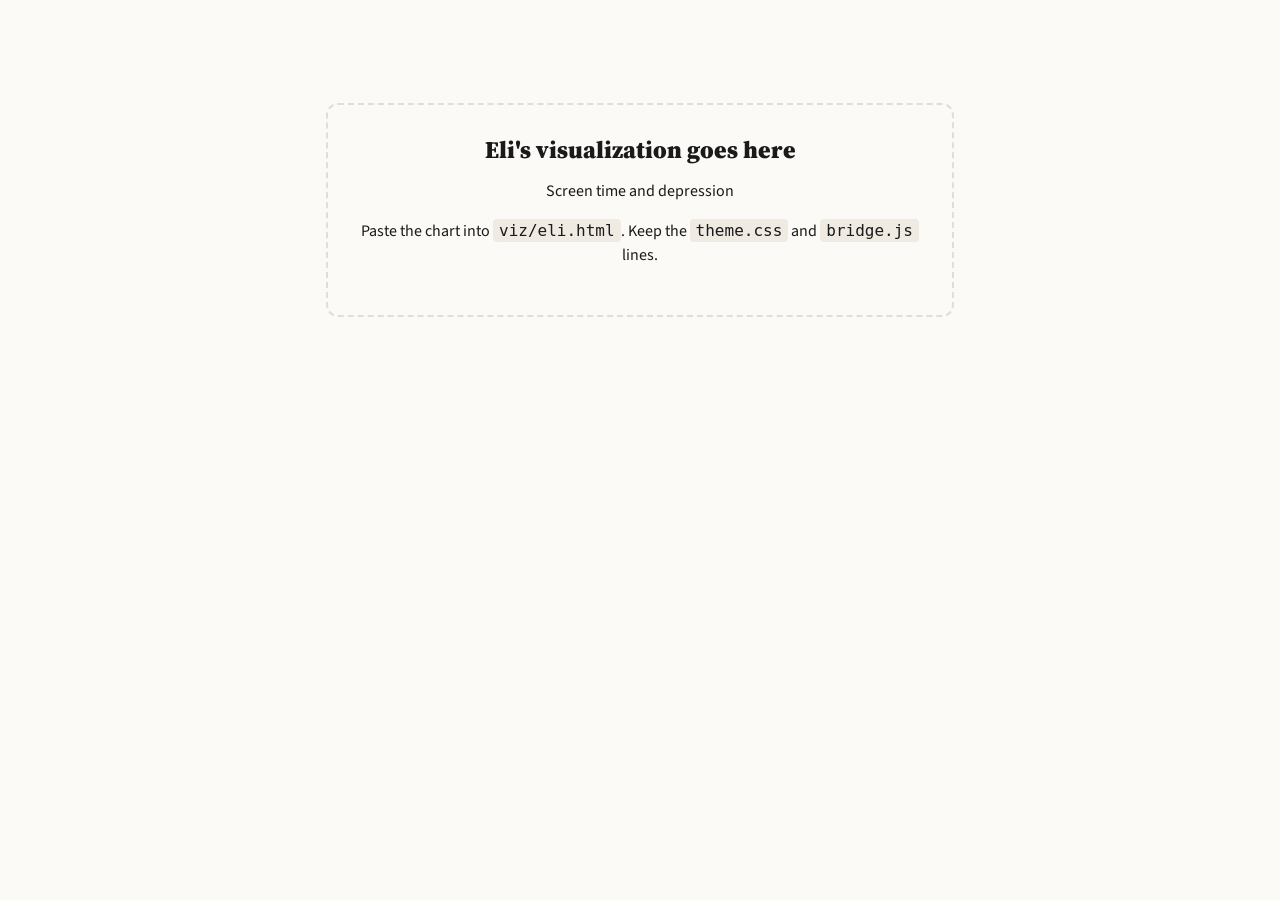
<file: viz/eli.html>
<!doctype html>
<html lang="en">
<head>
<meta charset="utf-8">
<meta name="viewport" content="width=device-width, initial-scale=1">
<title>Screen time and depression</title>
<!-- Site fonts + shared colors, so this chart matches the story page. Keep these two lines. -->
<link rel="stylesheet" href="https://fonts.googleapis.com/css2?family=Source+Serif+4:opsz,wght@8..60,400;8..60,700;8..60,900&family=Source+Sans+3:wght@400;600;700&display=swap">
<link rel="stylesheet" href="theme.css">
<style>
  body{display:grid;place-items:center;min-height:420px}
  .slot{border:2px dashed var(--line);border-radius:12px;padding:32px;max-width:560px;text-align:center}
  h1{font-size:24px;margin:0 0 8px}
  code{background:var(--panel);padding:2px 6px;border-radius:4px}
</style>
</head>
<body>
  <!-- PLACEHOLDER: replace this with Eli's visualization HTML.
       To match the site: keep the two <link> lines above, and in your chart use
       var(--serif) / var(--sans) for fonts and var(--paper), var(--ink), var(--accent) etc. for colors
       (see theme.css). Don't add a dark mode; the page is light.
       Keep the bridge line at the bottom (just before </body>) so the page can size the frame. -->
  <div class="slot">
    <h1>Eli's visualization goes here</h1>
    <p>Screen time and depression</p>
    <p>Paste the chart into <code>viz/eli.html</code>. Keep the <code>theme.css</code> and <code>bridge.js</code> lines.</p>
  </div>
<script src="bridge.js"></script>
</body>
</html>
</file>
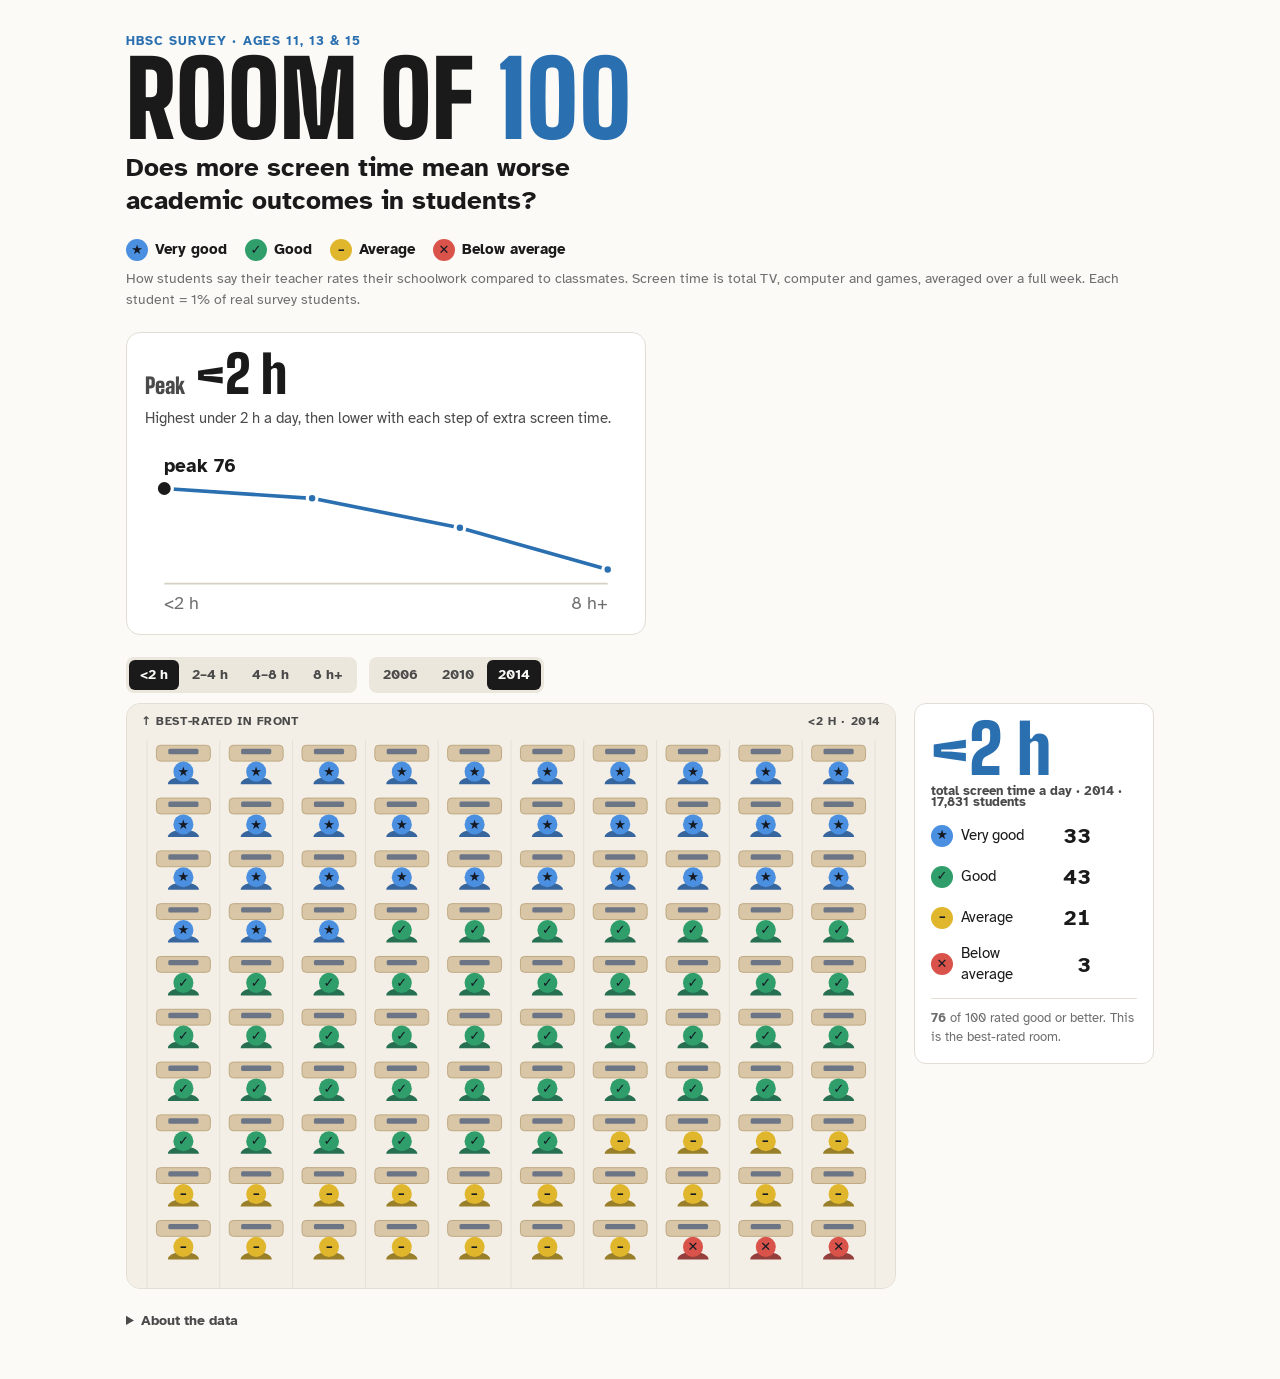
<file: viz/hector-room-of-100.html>
<!doctype html><html><head><meta charset=utf8><meta name=viewport content="width=device-width,initial-scale=1,viewport-fit=cover"><style>:root{color-scheme:light;box-sizing:border-box;padding-top:env(safe-area-inset-top,0px);padding-bottom:env(safe-area-inset-bottom,0px)}html{scroll-padding-top:env(safe-area-inset-top,0px)}body{margin:0;padding:0;font:14px -apple-system,BlinkMacSystemFont,sans-serif;background:#fff;color:#000}img{max-width:100%}[hidden]:not([hidden=until-found i]){display:none!important}</style></head><body>
<title>Room of 100</title>
<meta name="claude:viewport-fit-sides" content="cover">
<link rel="preconnect" href="https://fonts.googleapis.com">
<link rel="preconnect" href="https://fonts.gstatic.com" crossorigin>
<link rel="stylesheet" href="https://fonts.googleapis.com/css2?family=Big+Shoulders+Display:wght@800;900&family=Atkinson+Hyperlegible:wght@400;700&display=swap">
<style>
/* Layout: night classroom of 100 students is the hero, a compact tally beside it, the hour-by-hour strip below,
   then three short takeaway cards. Text kept to labels; detail lives in a closed "About the data" panel. Light colors to match the story page. */
:root{
  color-scheme:light;
  --night:#fbfaf7; --room:#f3efe6; --panel:#ffffff; --floor-line:#e6e0d4; --desk:#d8c6a6; --desk-edge:#bfa982;
  --ink:#1a1a1a; --ink-2:#4a4a4a; --muted:#6e6e6e; --line:#e2ded5;
  --glow:#2a6fb0;
  --r1:#4a8fe0; --r2:#2f9e6a; --r3:#e0b62c; --r4:#d9534a;
  --worse:#c0392b; --better:#1f8a55;
  --f-display:"Big Shoulders Display", "Arial Narrow", Impact, sans-serif;
  --f-body:"Atkinson Hyperlegible", system-ui, -apple-system, "Segoe UI", sans-serif;
}
*{box-sizing:border-box}
body{background:var(--night);color:var(--ink);font-family:var(--f-body);font-size:16px;line-height:1.45}
.wrap{max-width:1060px;margin:0 auto;padding-left:max(16px,env(safe-area-inset-left,0px));padding-right:max(16px,env(safe-area-inset-right,0px));padding-block:32px 48px;display:grid;gap:22px}
.kicker{font-size:13px;font-weight:700;letter-spacing:.08em;text-transform:uppercase;color:var(--glow)}
h1{font-family:var(--f-display);font-weight:900;font-size:clamp(56px,10vw,104px);line-height:.86;text-transform:uppercase;margin:4px 0 8px}
h1 span{color:var(--glow)}
.subtitle{font-size:clamp(20px,2.6vw,26px);line-height:1.25;font-weight:700;margin:0;max-width:34ch;text-wrap:balance}

.key{display:flex;flex-wrap:wrap;gap:8px 18px;align-items:center;font-size:15px}
.key .k{display:inline-flex;gap:7px;align-items:center;font-weight:700}
.key .hint{color:var(--muted);font-size:14px;flex-basis:100%}
.who{width:22px;height:22px;border-radius:50%;display:inline-grid;place-items:center;font-weight:700;font-size:13px;line-height:1;color:#151a23;flex:none}

.controls{display:flex;flex-wrap:wrap;gap:10px 18px;align-items:center}
.seg{display:inline-flex;gap:2px;padding:3px;border-radius:8px;background:#ece7dc;flex-wrap:wrap}
.seg button{font:700 14px/1 var(--f-body);color:var(--ink-2);background:transparent;border:0;border-radius:6px;padding:8px 11px;cursor:pointer}
.seg button[aria-pressed="true"]{background:var(--ink);color:var(--night)}
button:focus-visible,input:focus-visible,summary:focus-visible{outline:2px solid var(--glow);outline-offset:2px}
.pill{font:700 14px/1 var(--f-body);background:transparent;color:var(--glow);border:1px solid rgba(42,111,176,.5);border-radius:999px;padding:9px 15px;cursor:pointer}
.pill[aria-pressed="true"]{background:var(--glow);color:var(--night)}
.pill.red{color:var(--worse);border-color:rgba(192,57,43,.5)}
.pill.red[aria-pressed="true"]{background:var(--worse);color:var(--night)}

.rooms{display:grid;gap:34px}
.block{display:grid;gap:10px;min-width:0}
.block>.seg{justify-self:start}
.pickers{display:flex;flex-wrap:wrap;gap:8px 12px}
.stage{display:grid;grid-template-columns:minmax(0,1fr) 240px;gap:18px;align-items:start}
@media (max-width:600px){.stage{grid-template-columns:1fr}}
.roomwrap{position:relative;border-radius:14px;overflow:hidden;border:1px solid var(--line);background:var(--room);min-width:0}
canvas{display:block;width:100%;height:auto}
.board{position:absolute;left:0;right:0;top:0;padding:9px 14px;display:flex;justify-content:space-between;gap:10px;font-size:12px;font-weight:700;letter-spacing:.05em;text-transform:uppercase;color:var(--ink-2);pointer-events:none}
.card{display:grid;gap:12px;min-width:0;background:var(--panel);border:1px solid var(--line);border-radius:12px;padding:16px}
.hours{font-family:var(--f-display);font-weight:900;font-size:68px;line-height:.85;color:var(--glow)}
.hours small{display:block;font-family:var(--f-body);font-weight:700;font-size:13px;color:var(--ink-2);margin-top:8px}
.tally{display:grid;gap:9px;margin:0;padding:0;list-style:none}
.tally li{display:grid;grid-template-columns:minmax(0,1fr) auto auto;gap:10px;align-items:center;font-size:15px}
.tally .nm{display:flex;gap:8px;align-items:center;min-width:0}
.tally b{font-weight:700;font-size:22px;font-variant-numeric:tabular-nums;text-align:right;min-width:2ch}
.tally em{font-style:normal;font-size:14px;font-weight:700;text-align:right;min-width:4ch;color:var(--muted)}
.tally em.worse{color:var(--worse)} .tally em.better{color:var(--better)}
.vs{font-size:13px;color:var(--muted);margin:0;border-top:1px solid var(--line);padding-top:10px}

h2{font-family:var(--f-display);font-weight:800;font-size:30px;letter-spacing:.01em;text-transform:uppercase;margin:0;line-height:1}
.strip{display:grid;gap:10px}
.cap{margin:0;color:var(--muted);font-size:14px}
.bars-scroll{overflow-x:auto}
.bars{display:grid;gap:6px;grid-auto-flow:column;grid-auto-columns:minmax(62px,1fr)}
.bar{display:grid;gap:4px;background:transparent;border:1px solid transparent;border-radius:9px;padding:6px 4px 8px;cursor:pointer;color:var(--ink-2);font:inherit}
.bar[aria-pressed="true"]{border-color:var(--glow);background:rgba(42,111,176,.08);color:var(--ink)}
.bar:hover{background:rgba(0,0,0,.04)}
.stack{height:140px;display:flex;flex-direction:column;gap:2px;border-radius:4px;overflow:hidden}
.stack div{transition:flex-grow .5s ease}
.bar .lb{font-weight:700;font-size:15px;text-align:center;color:var(--ink)}
.bar .gv{font-family:var(--f-display);font-weight:900;font-size:26px;line-height:1;text-align:center;color:var(--ink)}
.bar .nv{font-size:12px;text-align:center;color:var(--muted)}

.takes{display:grid;grid-template-columns:minmax(0,520px);gap:14px}
.take{display:grid;gap:10px;align-content:start;padding:18px;border:1px solid var(--line);border-radius:14px;background:var(--panel);min-width:0}
.take .n{font-family:var(--f-display);font-weight:900;font-size:52px;line-height:.9}
.take .n small{font-size:22px;color:var(--ink-2)}
.take p{margin:0;color:var(--ink-2);font-size:15px}
.take p b{color:var(--ink)}
.dots{display:grid;grid-template-columns:repeat(20,1fr);gap:3px;max-width:300px}
.dots i{aspect-ratio:1;border-radius:50%;background:#e2ddd2}
.dots i.on{background:var(--worse)}
.mini svg{display:block;width:100%;height:auto;overflow:visible}
.mini text{font-family:var(--f-body);font-size:11px;fill:var(--muted)}
.mini text.pk{fill:var(--ink);font-weight:700;font-size:12px}
.rgrid{display:grid;grid-template-columns:auto repeat(3,minmax(0,1fr));gap:3px;font-size:12px;font-variant-numeric:tabular-nums}
.rgrid span{color:var(--muted);text-align:center;padding:2px 0}
.rgrid span.yr{text-align:left;padding-right:4px}
.rgrid i{font-style:normal;text-align:center;border-radius:4px;padding:5px 0;color:var(--ink);font-weight:700}
details{font-size:14px;color:var(--muted)}
summary{cursor:pointer;color:var(--ink-2);font-weight:700}
details p{margin:8px 0 0;max-width:80ch}
@media (prefers-reduced-motion:reduce){.stack div{transition:none}}
</style>

<div class="wrap">
  <header>
    <div class="kicker">HBSC survey · ages 11, 13 &amp; 15</div>
    <h1>Room of <span>100</span></h1>
    <p class="subtitle">Does more screen time mean worse academic outcomes in students?</p>
  </header>

  <div class="key" aria-label="Rating key">
    <span class="k"><span class="who" style="background:var(--r1)">★</span>Very good</span>
    <span class="k"><span class="who" style="background:var(--r2)">✓</span>Good</span>
    <span class="k"><span class="who" style="background:var(--r3)">–</span>Average</span>
    <span class="k"><span class="who" style="background:var(--r4)">✕</span>Below average</span>
    <span class="hint">How students say their teacher rates their schoolwork compared to classmates. Screen time is total TV, computer and games, averaged over a full week. Each student = 1% of real survey students.</span>
  </div>


  <div class="takes">
    <div class="take">
      <div class="n" id="tPeak"></div>
      <p id="tPeakT"></p>
      <div class="mini" id="mini"></div>
    </div>
  </div>

  <!-- One classroom. The buttons (or the story page, via bridge.js) switch screen time and year. -->
  <div class="block" id="room">
    <div class="pickers">
      <div class="seg" data-f="room" role="group" aria-label="Screen time a day"></div>
      <div class="seg" data-f="year" role="group" aria-label="Survey year"></div>
    </div>
    <section class="stage">
      <div class="roomwrap">
        <canvas id="cv"></canvas>
        <div class="board"><span>↑ Best-rated in front</span><span id="br"></span></div>
      </div>
      <div class="card" aria-live="polite">
        <div class="hours" id="hrs"></div>
        <ul class="tally" id="ta"></ul>
        <p class="vs" id="vs"></p>
      </div>
    </section>
  </div>

  <details>
    <summary>About the data</summary>
    <p>HBSC international open-access files for 2005/06, 2009/10 and 2013/14, about 176,000–190,000 students per year who answered every screen-time question. The rating is self-reported and relative to classmates. It is not a grade or test score. Shares are unweighted and rounded so each room adds up to 100. Each room is a different group of students, so the page shows an association, not cause and effect. Screen time is each student's TV, computer and game hours added together and averaged over the week (5 weekdays, 2 weekend days). Correlations are rank (Spearman) correlations between that average and the rating. With this many students, even −0.05 is statistically significant (p &lt; 0.001), but the size of the link is small.</p>
  </details>
</div>

<script>
const T={"rooms": {"2006": [[1714, 2713, 1626, 382], [4379, 7474, 4263, 698], [11543, 22413, 13950, 2049], [9292, 20218, 14148, 2104], [5673, 13094, 10081, 1633], [7134, 16257, 14224, 3054]], "2010": [[1695, 2213, 1244, 311], [4445, 7012, 3474, 512], [11400, 20680, 11549, 1577], [9641, 19117, 12532, 1805], [6320, 13606, 10006, 1625], [8689, 19115, 16686, 3547]], "2014": [[1588, 1856, 873, 196], [4309, 5854, 2761, 394], [11013, 17267, 8710, 1111], [8870, 15936, 9503, 1244], [6201, 12521, 8500, 1239], [10749, 22603, 19170, 3876]]}, "rho": {"2006": -0.1, "2010": -0.13, "2014": -0.16}};
const L=["<2 h","2–4 h","4–8 h","8 h+"], UP=["2 h","4 h","8 h"], GROUPS=[[0,1],[2],[3,4],[5]];
const YEARS=["2006","2010","2014"];
let LV=0, YR="2014"; // the room on show: screen-time level (index into L) and survey year
const css=n=>getComputedStyle(document.documentElement).getPropertyValue(n).trim();
const RC=["--r1","--r2","--r3","--r4"].map(css), RN=["Very good","Good","Average","Below average"], SYM=["★","✓","–","✕"];
function to100(c){ const n=c.reduce((a,b)=>a+b,0); if(!n) return [0,0,0,0];
  const raw=c.map(v=>v/n*100), fl=raw.map(Math.floor); let rem=100-fl.reduce((a,b)=>a+b,0);
  raw.map((v,i)=>[v-fl[i],i]).sort((a,b)=>b[0]-a[0]).forEach(([,i])=>{if(rem>0){fl[i]++;rem--;}}); return fl; }
const mixHex=(a,b,t)=>{const h=x=>{const n=parseInt(x.slice(1),16);return[(n>>16)&255,(n>>8)&255,n&255];};const A=h(a),B=h(b);return "#"+A.map((v,i)=>Math.round(v+(B[i]-v)*t).toString(16).padStart(2,"0")).join("");};
const fmt=n=>n.toLocaleString("en-US");

/* button rows: screen time and year */
function fillSeg(f,vals,labels,cur){
  document.querySelector(`.seg[data-f="${f}"]`).innerHTML=vals.map((v,i)=>`<button data-v="${v}" aria-pressed="${v===cur}">${labels[i]}</button>`).join("");
}
fillSeg("room",["0","1","2","3"],L,String(LV));
fillSeg("year",YEARS,YEARS,YR);

const cv=document.getElementById("cv");
function rr(ctx,x,y,w,h,r){ctx.beginPath();ctx.moveTo(x+r,y);ctx.arcTo(x+w,y,x+w,y+h,r);ctx.arcTo(x+w,y+h,x,y+h,r);ctx.arcTo(x,y+h,x,y,r);ctx.arcTo(x,y,x+w,y,r);ctx.closePath();}
// Draw the room partway (t = 0..1) from one seating order to another, so students fade to their new rating.
function drawRoom(from,to,t){
  const w=cv.parentElement.clientWidth||800, dpr=Math.min(2,window.devicePixelRatio||1), h=Math.round(w*(w<520?1.05:0.76));
  cv.width=w*dpr; cv.height=h*dpr; cv.style.height=h+"px";
  const ctx=cv.getContext("2d"); ctx.setTransform(dpr,0,0,dpr,0,0);
  const pad=w<520?8:20, top=w<520?40:36, cw=(w-pad*2)/10, ch=(h-top-pad)/10;
  ctx.fillStyle=css("--room"); ctx.fillRect(0,0,w,h);
  ctx.strokeStyle=css("--floor-line"); ctx.lineWidth=1;
  for(let c=0;c<=10;c++){ctx.beginPath();ctx.moveTo(pad+c*cw,top);ctx.lineTo(pad+c*cw,h);ctx.stroke();}
  to.forEach((k,i)=>{
    const x=pad+(i%10)*cw, y=top+Math.floor(i/10)*ch, dw=cw*.74, dh=ch*.30, dx=x+(cw-dw)/2, dy=y+ch*.10;
    rr(ctx,dx,dy,dw,dh,Math.min(4,dw*.08)); ctx.fillStyle=css("--desk"); ctx.fill(); ctx.strokeStyle=css("--desk-edge"); ctx.stroke();
    const sw=dw*.56, sh=Math.max(3,dh*.34); rr(ctx,dx+(dw-sw)/2,dy+dh*.22,sw,sh,1.5); ctx.fillStyle="#6b7585"; ctx.fill();
    const col=t>=1?RC[k]:mixHex(RC[from[i]],RC[k],t), hr=Math.min(cw*.2,ch*.19), hx=x+cw/2, hy=dy+dh+hr*1.05;
    ctx.beginPath(); ctx.ellipse(hx,hy+hr*1.25,hr*1.55,hr*.75,0,Math.PI,0); ctx.fillStyle=mixHex(col,"#151a23",.35); ctx.fill();
    ctx.beginPath(); ctx.arc(hx,hy,hr,0,Math.PI*2); ctx.fillStyle=col; ctx.fill();
    ctx.fillStyle="#151a23"; ctx.font=`700 ${Math.round(hr*1.25)}px "Atkinson Hyperlegible", system-ui, sans-serif`; ctx.textAlign="center"; ctx.textBaseline="middle";
    ctx.fillText(SYM[t<.5?from[i]:k],hx,hy+hr*.06);
  });
}
let shown=null, anim=0;
function showOrder(order){
  const from=shown||order; shown=order; cancelAnimationFrame(anim);
  if(from===order||matchMedia("(prefers-reduced-motion: reduce)").matches){ drawRoom(order,order,1); return; }
  const t0=performance.now(), D=550;
  const step=now=>{ const t=Math.min(1,(now-t0)/D); drawRoom(from,order,t); if(t<1) anim=requestAnimationFrame(step); };
  anim=requestAnimationFrame(step);
  setTimeout(()=>{ if(shown===order) drawRoom(order,order,1); },D+100); // land the final frame even if animation is paused
}

const NS="http://www.w3.org/2000/svg";
function el(t,a,p){const e=document.createElementNS(NS,t);for(const k in a)e.setAttribute(k,a[k]);if(p)p.appendChild(e);return e;}
function mini(box,vals,peak){
  box.innerHTML=""; const W=300,H=110,m={t:22,r:12,b:20,l:12};
  const svg=el("svg",{viewBox:`0 0 ${W} ${H}`,role:"img","aria-label":"Students rated good or better at each screen-time level"},box);
  const lo=Math.min(...vals)-3, hi=Math.max(...vals)+3, iw=W-m.l-m.r, ih=H-m.t-m.b;
  const x=i=>m.l+i*iw/(vals.length-1), y=v=>m.t+ih-(v-lo)/(hi-lo)*ih;
  el("line",{x1:m.l,x2:W-m.r,y1:H-m.b,y2:H-m.b,stroke:"#d6d0c4"},svg);
  el("path",{d:vals.map((v,i)=>(i?"L":"M")+x(i)+","+y(v)).join(""),fill:"none",stroke:css("--glow"),"stroke-width":2.25,"stroke-linejoin":"round"},svg);
  vals.forEach((v,i)=>el("circle",{cx:x(i),cy:y(v),r:i===peak?5:3,fill:i===peak?css("--ink"):css("--glow"),stroke:css("--panel"),"stroke-width":2},svg));
  const t=el("text",{x:x(peak),y:y(vals[peak])-10,"text-anchor":peak===0?"start":"middle",class:"pk"},svg); t.textContent="peak "+Math.round(vals[peak]);
  [0,vals.length-1].forEach(i=>{const a=el("text",{x:x(i),y:H-4,"text-anchor":i?"end":"start"},svg);a.textContent=L[i];});
}

function stats(year){
  const raw=T.rooms[year], acc=GROUPS.map(g=>[0,1,2,3].map(k=>g.reduce((s,i)=>s+raw[i][k],0)));
  const rooms=acc.map(to100), ns=acc.map(c=>c.reduce((a,b)=>a+b,0));
  const share=acc.map((c,i)=>(c[0]+c[1])/ns[i]*100);
  let best=0; share.forEach((v,i)=>{ if(v>share[best]) best=i; });
  return {rooms,ns,share,best};
}
function render(){
  const {rooms,ns,share,best}=stats(YR), cur=rooms[LV], base=rooms[best];
  const o=[]; cur.forEach((n,k)=>{for(let j=0;j<n;j++) o.push(k);});
  document.getElementById("hrs").innerHTML=`${L[LV]}<small>total screen time a day · ${YR} · ${fmt(ns[LV])} students</small>`;
  document.getElementById("br").textContent=`${L[LV]} · ${YR}`;
  cv.setAttribute("aria-label",`Classroom of 100 students with ${L[LV]} of screen time a day in ${YR}, each marked with their teacher rating`);
  document.getElementById("ta").innerHTML=cur.map((n,k)=>{
    const d=n-base[k]; let txt="", cls="";
    if(LV!==best&&d!==0){ cls=((k<2)?d<0:d>0)?"worse":"better"; txt=(d>0?"+":"−")+Math.abs(d); }
    return `<li><span class="nm"><span class="who" style="background:${RC[k]}">${SYM[k]}</span>${RN[k]}</span><b>${n}</b><em class="${cls}">${txt}</em></li>`;}).join("");
  document.getElementById("vs").innerHTML=LV===best
    ? `<b>${cur[0]+cur[1]}</b> of 100 rated good or better. This is the best-rated room.`
    : `<b>${cur[0]+cur[1]}</b> of 100 rated good or better. Change vs the ${L[best]} room; <span style="color:var(--worse)">red</span> = worse ratings.`;
  showOrder(o);
  // peak card
  document.getElementById("tPeak").innerHTML=`<small>Peak</small> <span style="white-space:nowrap">${L[best]}</span>`;
  document.getElementById("tPeakT").innerHTML=best===0
    ? `Highest under ${UP[0]} a day, then lower with each step of extra screen time.`
    : `A hill, not a straight slope. After the ${L[best]} peak, ratings fall.`;
  mini(document.getElementById("mini"),share,best);
}
document.querySelectorAll(".seg[data-f]").forEach(seg=>seg.addEventListener("click",e=>{
  const b=e.target.closest("button"); if(!b) return;
  seg.querySelectorAll("button").forEach(x=>x.setAttribute("aria-pressed",String(x===b)));
  if(seg.dataset.f==="room") LV=+b.dataset.v; else YR=b.dataset.v;
  render();
}));
render();
let rt; addEventListener("resize",()=>{clearTimeout(rt);rt=setTimeout(()=>shown&&drawRoom(shown,shown,1),120);});
document.fonts&&document.fonts.ready.then(()=>shown&&drawRoom(shown,shown,1));
</script>


<script src="bridge.js"></script>
</body></html>
</file>
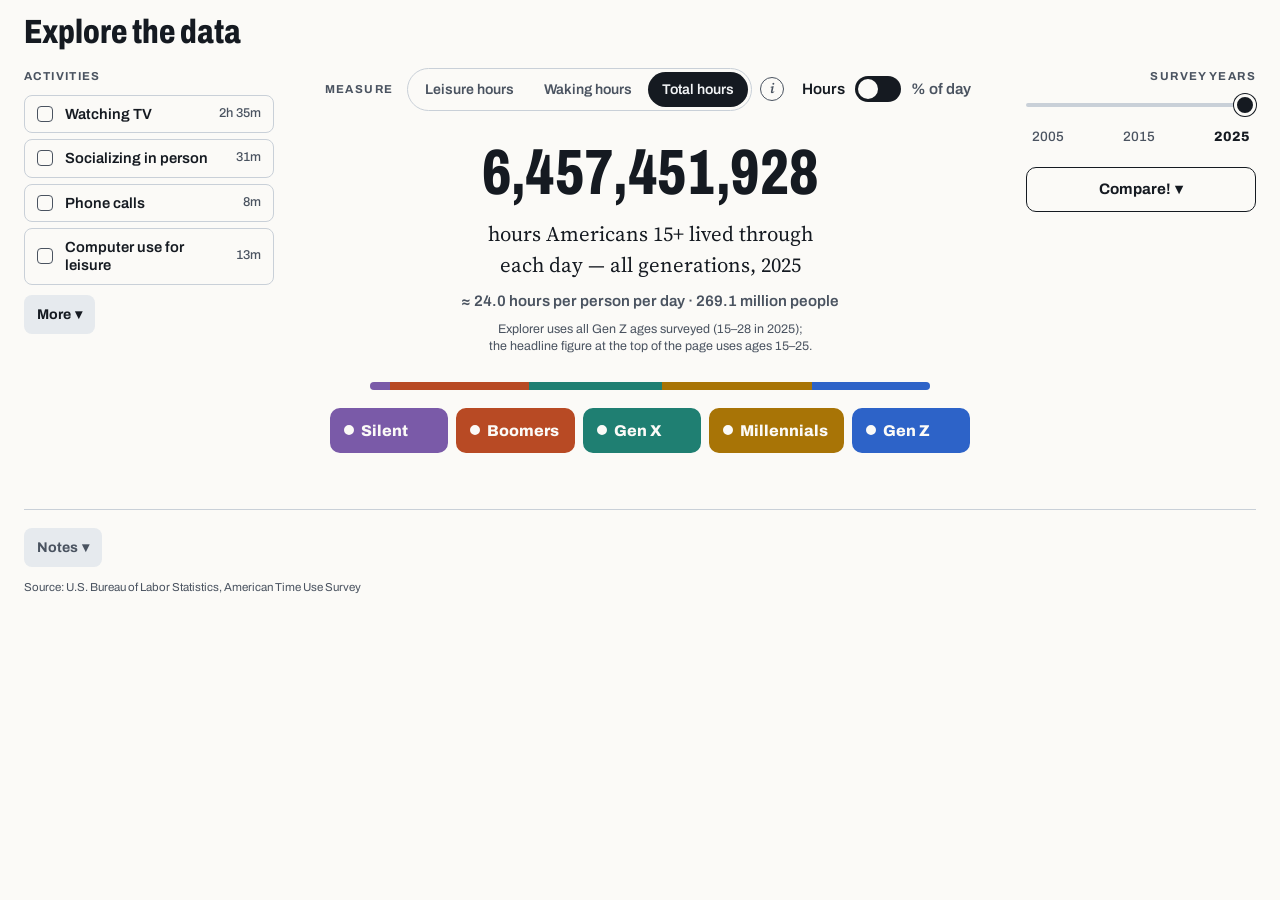
<file: viz/valay.html>
<!doctype html>
<html lang="en">
<head>
<meta charset="utf-8">
<!-- Valay's chart. Copied from the "Time Use Viz" folder (index.html there, built by prep.py) with site changes:
     the headline figure moved to the story page's title section and the trade-off chart to Chapter 1, page background matches the story page,
     buttons scroll only inside this frame, and bridge.js lets the story page size the frame. -->
<meta name="viewport" content="width=device-width, initial-scale=1, viewport-fit=cover">
<title>American Time Use</title>
<script>if (window.parent !== window) document.documentElement.classList.add("in-frame");</script>
<meta name="claude:viewport-fit-sides" content="cover">
<meta name="description" content="Gen Z is spending less time together: how Americans 15 and older spend their day, by generation, from the American Time Use Survey.">
<link rel="preconnect" href="https://fonts.googleapis.com">
<link rel="preconnect" href="https://fonts.gstatic.com" crossorigin>
<link rel="stylesheet" href="https://fonts.googleapis.com/css2?family=Archivo:wdth,wght@62..125,400..900&family=Source+Serif+4:ital,opsz,wght@0,8..60,400..600;1,8..60,400&display=swap">
<style>
/* Layout: two zones. "The finding" is a fixed argument at the top with no controls: thesis, hero
   figure, trade-off chart. "Explore the data" below it is the free tool: activities rail, Measure
   row and explorer figure in the centre, year and Compare on the right. */
:root {
  --paper: #fbfaf7; /* story page background (css/style.css) */
  --panel: #e6eaee;
  --ink: #151a21;
  --ink-2: #4a5360;
  --rule: #c9d0d8;
  --accent: #1f4fd1;
  --on-ink: #f2f4f6;
  --on-accent: #ffffff;
  --accent-b: #b3195f;
  --bar-loss: #5f6b7a;
  --bar-gain: #98a3b0;

  --silent: #7a5aa8;
  --boomers: #b84a24;
  --genx: #1f7f72;
  --millennials: #a87406;
  --genz: #2d63c8;

  --display: "Archivo", "Arial Narrow", "Helvetica Neue", Arial, sans-serif;
  --body: "Source Serif 4", Georgia, "Times New Roman", serif;
  --ui: "Archivo", "Helvetica Neue", Arial, sans-serif;
}
* { box-sizing: border-box; }
[hidden] { display: none !important; }
html, body { background: var(--paper); color: var(--ink); }
body {
  font-family: var(--body);
  font-size: 1rem;
  line-height: 1.5;
  padding-left: max(16px, env(safe-area-inset-left, 0px));
  padding-right: max(16px, env(safe-area-inset-right, 0px));
  padding-block: 8px 24px;
}
button, input { font: inherit; color: inherit; }
:focus-visible { outline: 3px solid var(--accent); outline-offset: 2px; border-radius: 4px; }

.wrap { max-width: 1240px; margin: 0 auto; }

/* ---- zone 1: the finding */
.finding { text-align: center; }
.f-head h1 {
  font-family: var(--display); font-variation-settings: "wdth" 76; font-weight: 800;
  font-size: clamp(1.7rem, 4vw, 2.8rem); line-height: 1.05; margin: 0; text-wrap: balance;
}
.f-subtitle {
  font-family: var(--display); font-variation-settings: "wdth" 76; font-weight: 600;
  font-size: clamp(1.3rem, 3vw, 2.1rem); line-height: 1.1; color: var(--ink-2);
  margin: 8px auto 0; text-wrap: balance;
}
.number.f-number { font-size: clamp(2.6rem, 11vw, 9.5rem); margin-top: 30px; }
.f-label { max-width: 48ch; }

/* trade-off chart */
.tradeoff { margin: 0 auto; max-width: 880px; text-align: left; }
.tradeoff h2 { font-family: var(--display); font-variation-settings: "wdth" 80; font-weight: 800; font-size: 1.3rem; margin: 0; }
.tradeoff figcaption p { font-family: var(--ui); font-size: .85rem; color: var(--ink-2); margin: 6px 0 0; max-width: 72ch; }
.to-axis, .to-row { display: grid; grid-template-columns: 250px minmax(0, 1fr); column-gap: 12px; align-items: center; }
.to-axis { margin-top: 14px; font-family: var(--ui); font-size: .75rem; font-weight: 700; color: var(--ink-2); }
.to-axis > div:last-child { display: flex; justify-content: space-between; }
.to-row { padding: 5px 6px; border-radius: 6px; cursor: default; }
.to-axis { padding: 0 6px; }
.to-row:hover { background: var(--panel); }
.to-name { font-family: var(--ui); font-size: .88rem; font-weight: 600; line-height: 1.2; }
.to-approx { color: var(--ink-2); margin-left: 4px; }
.to-track { position: relative; height: 22px; }
.to-zero { position: absolute; left: 50%; top: -5px; bottom: -5px; width: 1px; background: var(--ink-2); }
.to-bar { position: absolute; top: 2px; bottom: 2px; border-radius: 3px; }
.to-bar.loss { background: var(--bar-loss); }
.to-bar.gain { background: var(--bar-gain); }
.to-val {
  position: absolute; top: 50%; transform: translateY(-50%); white-space: nowrap;
  font-family: var(--ui); font-size: .82rem; font-weight: 600; font-variant-numeric: tabular-nums; color: var(--ink-2);
}
.to-social .to-name { font-weight: 800; color: var(--accent); }
.to-social .to-bar { background: var(--accent); }
.to-social .to-val { font-weight: 800; color: var(--accent); }

.f-cue { margin-top: 36px; }
.cue {
  background: none; border: 0; padding: 6px 10px; cursor: pointer;
  font-family: var(--ui); font-size: 1rem; font-weight: 700; color: var(--ink);
  text-decoration: underline; text-underline-offset: 4px;
}

/* ---- zone 2: explore the data */
.explore { scroll-margin-top: 8px; }
.ex-h { font-family: var(--display); font-variation-settings: "wdth" 76; font-weight: 800; font-size: clamp(1.5rem, 3vw, 2.1rem); line-height: 1; margin: 0 0 18px; }
.ex-h:focus { outline: none; }
.plate {
  display: grid;
  grid-template-columns: 250px minmax(0, 1fr) 230px;
  grid-template-rows: auto 1fr;
  grid-template-areas:
    "acts measure ctrl"
    "acts stage   ctrl";
  column-gap: 32px;
  row-gap: 14px;
  align-items: start;
}
.measure { grid-area: measure; display: flex; flex-wrap: wrap; align-items: center; justify-content: center; gap: 8px 14px; min-width: 0; }
.ctrl   { grid-area: ctrl; display: grid; gap: 18px; justify-items: end; }
.acts   { grid-area: acts; min-width: 0; }
.stage  { grid-area: stage; min-width: 0; text-align: center; }
.ex-cover { font-family: var(--ui); font-size: .78rem; line-height: 1.4; color: var(--ink-2); max-width: 56ch; margin: 8px auto 0; text-wrap: balance; }

.eyebrow {
  font-family: var(--ui);
  font-size: .72rem;
  font-weight: 700;
  letter-spacing: .12em;
  text-transform: uppercase;
  color: var(--ink-2);
}

/* ---- segmented controls (base hours, compare units) */
.seg-row { display: flex; align-items: center; gap: 8px; flex-wrap: wrap; justify-content: center; }
.seg {
  display: inline-flex; padding: 3px; gap: 2px;
  border: 1px solid var(--rule); border-radius: 999px; background: var(--paper);
  max-width: 100%;
}
.seg button {
  border: 0; background: transparent; cursor: pointer;
  padding: 7px 14px; border-radius: 999px;
  font-family: var(--ui); font-size: .88rem; font-weight: 600; color: var(--ink-2);
  white-space: nowrap;
}
.seg button:hover { color: var(--ink); }
.seg button[aria-checked="true"] { background: var(--ink); color: var(--on-ink); }
.seg button[aria-disabled="true"] { opacity: .4; cursor: not-allowed; }
.info {
  width: 24px; height: 24px; border-radius: 50%; flex: none;
  border: 1.5px solid var(--ink-2); background: transparent; color: var(--ink-2);
  font-family: var(--body); font-style: italic; font-weight: 600; font-size: .85rem; line-height: 1;
  cursor: help; display: grid; place-items: center; padding: 0;
}

/* ---- toggle switch */
.switch {
  display: inline-flex; align-items: center; gap: 10px;
  background: none; border: 0; padding: 4px; cursor: pointer;
  font-family: var(--ui); font-size: .95rem; font-weight: 600;
}
.switch .opt { color: var(--ink-2); transition: color .15s; white-space: nowrap; }
.switch[aria-checked="false"] .opt-hours,
.switch[aria-checked="true"] .opt-pct { color: var(--ink); }
.switch .track {
  position: relative; width: 46px; height: 26px; border-radius: 13px;
  background: var(--ink); flex: none;
}
.switch .thumb {
  position: absolute; top: 3px; left: 3px; width: 20px; height: 20px; border-radius: 50%;
  background: var(--paper); transition: transform .18s ease;
}
.switch[aria-checked="true"] .thumb { transform: translateX(20px); }

/* ---- year slider */
.year { width: 100%; max-width: 230px; }
.year label { display: block; text-align: right; margin-bottom: 6px; }
.year input[type="range"] {
  -webkit-appearance: none; appearance: none; width: 100%; height: 28px; background: transparent; margin: 0; cursor: pointer;
}
.year input[type="range"]::-webkit-slider-runnable-track { height: 4px; background: var(--rule); border-radius: 2px; }
.year input[type="range"]::-moz-range-track { height: 4px; background: var(--rule); border-radius: 2px; }
.year input[type="range"]::-webkit-slider-thumb {
  -webkit-appearance: none; width: 22px; height: 22px; border-radius: 50%; margin-top: -9px;
  background: var(--ink); border: 3px solid var(--paper); box-shadow: 0 0 0 1px var(--ink);
}
.year input[type="range"]::-moz-range-thumb {
  width: 16px; height: 16px; border-radius: 50%; background: var(--ink); border: 3px solid var(--paper); box-shadow: 0 0 0 1px var(--ink);
}
.year input[type="range"]:focus-visible { outline: 3px solid var(--accent); outline-offset: 2px; }
.stops {
  display: flex; justify-content: space-between; padding: 0 2px;
  font-family: var(--ui); font-variant-numeric: tabular-nums; font-size: .85rem; color: var(--ink-2);
}
.stops button { background: none; border: 0; padding: 2px 4px; cursor: pointer; color: inherit; font-weight: 500; }
.stops button[aria-current="true"] { color: var(--ink); font-weight: 800; }

/* ---- Compare! */
.compare-btn {
  width: 100%; max-width: 230px;
  padding: 10px 16px;
  border: 1px solid var(--ink); border-radius: 10px; background: transparent; cursor: pointer;
  font-family: var(--ui); font-size: .95rem; font-weight: 700;
}
.compare-btn:hover { background: var(--panel); }

/* ---- activities rail */
.acts h2 { margin: 0 0 10px; }
.act-list { display: grid; gap: 6px; list-style: none; padding: 0; margin: 0; }
.act {
  width: 100%;
  display: grid; grid-template-columns: 18px 1fr auto; align-items: center; gap: 10px;
  text-align: left; cursor: pointer;
  padding: 9px 12px;
  border: 1px solid var(--rule); border-radius: 8px;
  background: transparent;
  font-family: var(--ui); font-size: .92rem; font-weight: 600; line-height: 1.25;
  transition: background .12s, border-color .12s, color .12s;
}
.act:hover { border-color: var(--ink-2); }
.act .box {
  width: 16px; height: 16px; border-radius: 4px; border: 1.5px solid var(--ink-2);
  display: grid; place-items: center;
}
.act .box svg { width: 11px; height: 11px; opacity: 0; }
.act .t { font-family: var(--ui); font-variant-numeric: tabular-nums; font-weight: 500; font-size: .8rem; color: var(--ink-2); white-space: nowrap; }
.act[aria-pressed="true"] { background: var(--ink); color: var(--on-ink); border-color: var(--ink); }
.act[aria-pressed="true"] .box { background: var(--on-ink); border-color: var(--on-ink); }
.act[aria-pressed="true"] .box svg { opacity: 1; }
.act[aria-pressed="true"] .t { color: var(--on-ink); opacity: .8; }
.act[aria-disabled="true"] { opacity: .42; cursor: not-allowed; border-style: dashed; }
.act[aria-disabled="true"]:hover { border-color: var(--rule); }

.act-tools { display: flex; gap: 8px; margin-top: 10px; flex-wrap: wrap; }
.more-btn, .clear-btn {
  font-family: var(--ui); font-size: .88rem; font-weight: 700; cursor: pointer;
  padding: 8px 12px; border-radius: 8px; background: var(--panel); border: 1px solid transparent;
}
.more-btn .chev, .compare-btn .chev { display: inline-block; transition: transform .15s; margin-left: 4px; }
.more-btn[aria-expanded="true"] .chev, .compare-btn[aria-expanded="true"] .chev { transform: rotate(180deg); }
.clear-btn { background: transparent; border-color: var(--rule); }
#more-list { margin-top: 10px; }
.more-list .act, #more-list .act { padding: 7px 12px; font-size: .86rem; }

/* ---- stage */
.number {
  font-family: var(--display);
  font-variation-settings: "wdth" 68;
  font-weight: 800;
  font-variant-numeric: tabular-nums lining-nums;
  font-size: clamp(2.2rem, 5vw, 4.5rem); /* fitNumber() shrinks it further if it would overflow */
  line-height: .95;
  letter-spacing: -.01em;
  margin: 18px 0 0;
  white-space: nowrap;
}.number.empty { font-size: clamp(2rem, 6vw, 4.2rem); color: var(--ink-2); white-space: normal; text-wrap: balance; }
.label {
  font-family: var(--body);
  font-size: clamp(1.05rem, 1.7vw, 1.3rem);
  max-width: 40ch; margin: 14px auto 0;
  text-wrap: balance;
}
.subline {
  font-family: var(--ui); font-variant-numeric: tabular-nums;
  font-size: .95rem; font-weight: 600; color: var(--ink-2);
  margin: 10px 0 0;
  text-wrap: balance;
}
.caveat {
  font-family: var(--ui); font-size: .78rem; line-height: 1.4; color: var(--ink-2);
  max-width: 56ch; margin: 10px auto 0; text-wrap: balance;
}

/* stacked bar: share of the selection by generation */
.share { max-width: 560px; margin: 26px auto 0; }
.share-bar { display: flex; height: 8px; border-radius: 4px; overflow: hidden; background: var(--panel); }
.share-bar span { display: block; height: 100%; transition: flex-basis .4s ease; }

.gens { display: flex; flex-wrap: wrap; justify-content: center; gap: 8px; margin-top: 18px; }
.gen {
  --c: var(--ink);
  display: inline-flex; flex-direction: column; align-items: flex-start; gap: 1px;
  min-width: 118px; padding: 9px 14px 9px 12px;
  border-radius: 10px; border: 2px solid var(--c); background: transparent; cursor: pointer;
  text-align: left; font-family: var(--ui);
  transition: background .12s, color .12s;
}
.gen .name { font-weight: 800; font-size: .98rem; display: flex; align-items: center; gap: 7px; }
.gen .dot { width: 10px; height: 10px; border-radius: 50%; background: var(--c); border: 2px solid var(--c); }
.gen .meta { font-size: .76rem; font-weight: 500; color: var(--ink-2); font-variant-numeric: tabular-nums; }
.gen[aria-pressed="true"] { background: var(--c); color: var(--paper); }
.gen[aria-pressed="true"] .dot { background: var(--paper); border-color: var(--paper); }
.gen[aria-pressed="true"] .meta { color: var(--paper); opacity: .85; }
.gen[aria-pressed="false"] .dot { background: transparent; }
.gen[aria-disabled="true"] { border-style: dashed; border-color: var(--rule); cursor: not-allowed; color: var(--ink-2); background: transparent; }
.gen[aria-disabled="true"] .dot { background: transparent; border-color: var(--rule); }
.gen[aria-disabled="true"] .meta { color: var(--ink-2); opacity: 1; }
.gen .flag { font-size: .68rem; font-weight: 800; letter-spacing: .06em; text-transform: uppercase; }

.silent { --c: var(--silent); } .boomers { --c: var(--boomers); } .genx { --c: var(--genx); }
.millennials { --c: var(--millennials); } .genz { --c: var(--genz); }

/* tooltip */
.tip {
  position: fixed; z-index: 10; max-width: 280px; pointer-events: none;
  background: var(--ink); color: var(--paper);
  font-family: var(--ui); font-size: .82rem; line-height: 1.4;
  padding: 8px 10px; border-radius: 6px;
}
.tip strong { font-weight: 800; }

/* ---- compare selection screen */
.panel {
  --pc: var(--accent);
  border: 2px solid var(--pc); border-radius: 12px; padding: 18px;
}
.panel-b { --pc: var(--accent-b); }
.panel-head { display: flex; align-items: center; gap: 10px; margin-bottom: 14px; }
.badge {
  width: 28px; height: 28px; border-radius: 50%; flex: none; display: grid; place-items: center;
  background: var(--pc); color: var(--on-accent);
  font-family: var(--ui); font-weight: 800; font-size: .9rem;
}
.panel-title { font-family: var(--display); font-variation-settings: "wdth" 76; font-weight: 800; font-size: 1.35rem; line-height: 1; margin: 0; }
.vs-div {
  display: flex; align-items: center; gap: 14px; margin: 14px 0;
  font-family: var(--body); font-style: italic; font-size: 1.1rem; color: var(--ink-2);
}
.vs-div::before, .vs-div::after { content: ""; flex: 1; height: 1px; background: var(--rule); }
.cols { display: grid; grid-template-columns: repeat(3, minmax(0, 1fr)); gap: 28px; align-items: start; }
.col h4 { margin: 0 0 10px; }
.col .hint { margin-top: 10px; }
.col .gen-stack { display: grid; gap: 8px; }
.col .gen { width: 100%; min-width: 0; flex-direction: row; align-items: center; justify-content: space-between; }
.col .gen .meta { font-size: .72rem; }
.col .more-list { margin-top: 8px; }
.linkbtn {
  background: none; border: 0; padding: 4px 0; cursor: pointer;
  font-family: var(--ui); font-weight: 700; font-size: .92rem; color: var(--ink);
  text-decoration: underline; text-underline-offset: 3px;
}
.hint { font-family: var(--ui); font-size: .82rem; color: var(--ink-2); margin: 0; }

/* your comparison */
.your-cmp { border-top: 1px solid var(--rule); padding-top: 20px; margin-top: 14px; scroll-margin-top: 16px; }
.cmp-section { margin-top: 28px; padding-top: 22px; border-top: 1px solid var(--rule); scroll-margin-top: 12px; }
.cmp-intro { display: flex; justify-content: space-between; align-items: baseline; gap: 8px 16px; flex-wrap: wrap; margin-bottom: 16px; }
.cmp-intro p { font-family: var(--ui); font-size: .9rem; color: var(--ink-2); margin: 0; max-width: 72ch; }
.cmp-empty {
  font-family: var(--ui); font-size: .95rem; color: var(--ink-2); text-align: center;
  border: 1px dashed var(--rule); border-radius: 10px; padding: 26px 16px; margin: 20px 0 0;
}
.cmp-title { display: block; margin-bottom: 10px; }
.your-cmp h3:focus { outline: none; }
.vs {
  display: flex; flex-wrap: wrap; align-items: center; gap: 10px 14px;
  font-family: var(--display); font-variation-settings: "wdth" 76; font-weight: 800;
  font-size: clamp(1.25rem, 2.6vw, 1.9rem); line-height: 1.15; margin: 0;
}
.vs .side { display: inline-flex; align-items: center; gap: 10px; min-width: 0; }
.vs .sw { width: 14px; height: 14px; border-radius: 50%; flex: none; }
.vs .sw.dashed { background: transparent !important; border: 3px dashed var(--sw); }
.vs .v { font-family: var(--body); font-style: italic; font-weight: 400; font-size: .8em; color: var(--ink-2); }
.res-controls { display: flex; flex-wrap: wrap; gap: 14px 22px; align-items: flex-end; margin: 16px 0 6px; }
.res-controls .grp { display: grid; gap: 6px; }
.res-controls .seg-row { justify-content: flex-start; }
.note { font-family: var(--ui); font-size: .82rem; color: var(--ink-2); margin: 6px 0 0; min-height: 1.2em; }
.chart { margin-top: 14px; min-width: 0; }
.chart svg { display: block; width: 100%; height: auto; overflow: visible; }
.chart text { font-family: var(--ui); fill: var(--ink-2); }
.chart .mark { cursor: default; }
.chart .mark:focus { outline: none; }
.chart .mark:focus-visible { stroke: var(--accent); stroke-width: 3; }
.legend { display: flex; flex-wrap: wrap; gap: 6px 18px; font-family: var(--ui); font-size: .85rem; font-weight: 600; margin-top: 8px; }
.legend span { display: inline-flex; align-items: center; gap: 7px; }
.legend i { width: 18px; height: 4px; border-radius: 2px; display: inline-block; }
.pies { display: grid; grid-template-columns: repeat(2, minmax(0, 1fr)); gap: 24px; }
.pie h4 { font-family: var(--ui); font-size: .95rem; font-weight: 800; margin: 0 0 8px; }
.pie ul { list-style: none; padding: 0; margin: 10px 0 0; display: grid; gap: 4px; font-family: var(--ui); font-size: .85rem; }
.pie li { display: grid; grid-template-columns: 12px 1fr auto; gap: 8px; align-items: center; }
.pie li i { width: 12px; height: 12px; border-radius: 3px; display: block; }
.pie li b { font-variant-numeric: tabular-nums; font-weight: 700; }
.bullets { margin: 22px 0 0; padding-left: 1.2em; display: grid; gap: 8px; max-width: 70ch; font-size: 1.05rem; }

/* ---- footer: Notes dropdown + one source line */
footer {
  margin-top: 56px; padding-top: 18px; border-top: 1px solid var(--rule);
  font-size: .9rem; color: var(--ink-2);
}
.notes { display: grid; grid-template-columns: repeat(2, minmax(0, 1fr)); gap: 14px 40px; margin-top: 14px; }
.notes p { margin: 0; max-width: 62ch; }
.notes .src { grid-column: 1 / -1; font-size: .82rem; }
footer a { color: var(--ink); }
.source-line { margin: 12px 0 0; font-family: var(--ui); font-size: .72rem; }
/* On the story page the source is credited under the frame, so hide this one there */
.in-frame .source-line { display: none; }

.sr { position: absolute; width: 1px; height: 1px; overflow: hidden; clip: rect(0 0 0 0); white-space: nowrap; }

/* ---- mobile: the finding in full, then Measure, year, Compare!, number, generations, activities */
@media (max-width: 860px) {
  .plate {
    grid-template-columns: minmax(0, 1fr);
    grid-template-rows: none;
    grid-template-areas:
      "measure"
      "ctrl"
      "stage"
      "acts";
    row-gap: 16px;
  }
  .ctrl { justify-items: stretch; gap: 14px; }
  .year { max-width: none; }
  .year label { text-align: left; }
  .compare-btn { max-width: none; }
  .number { font-size: clamp(2.3rem, 12.5vw, 5.5rem); margin-top: 8px; }
  .gen { min-width: 0; flex: 1 1 calc(50% - 8px); }
  .act-list { grid-template-columns: repeat(auto-fill, minmax(min(100%, 220px), 1fr)); }
  .cols { grid-template-columns: minmax(0, 1fr); gap: 22px; }
  .col .act-list { grid-template-columns: minmax(0, 1fr); }
  .pies { grid-template-columns: minmax(0, 1fr); }
  .notes { grid-template-columns: minmax(0, 1fr); }
}
@media (max-width: 640px) {
  .to-axis, .to-row { grid-template-columns: minmax(0, 1fr); }
  .to-axis > div:first-child { display: none; }
  .to-row { row-gap: 2px; }
}
@media (max-width: 420px) {
  .seg button { padding: 7px 9px; font-size: .82rem; }
}
/* Ages live in the tooltip where people can hover; touch devices keep them on the button. */
@media (hover: hover) {
  #gens .gen:not([aria-disabled="true"]) .meta { display: none; }
}
@media (prefers-reduced-motion: reduce) {
  * { transition: none !important; }
}
</style>
</head>
<body>

<div class="wrap">
  <main id="view-home">
    <!-- ======================= ZONE 2: EXPLORE THE DATA ======================= -->
    <section class="explore" id="explore" aria-labelledby="ex-h">
      <h2 class="ex-h" id="ex-h" tabindex="-1">Explore the data</h2>
      <div class="plate" id="view-main">
        <div class="measure" role="group" aria-label="Measure">
          <span class="eyebrow">Measure</span>
          <div class="seg-row" id="base-main"></div>
          <button type="button" id="mode" class="switch" role="switch" aria-checked="false" aria-label="Show as percent of day">
            <span class="opt opt-hours">Hours</span>
            <span class="track" aria-hidden="true"><span class="thumb"></span></span>
            <span class="opt opt-pct" id="pct-label">% of day</span>
          </button>
        </div>

        <div class="ctrl">
          <div class="year">
            <label class="eyebrow" for="year">Survey years</label>
            <input type="range" id="year" min="0" max="2" step="1" value="2" aria-valuetext="2025">
            <div class="stops" id="stops"></div>
          </div>
          <button type="button" id="compare-go" class="compare-btn" aria-expanded="false" aria-controls="cmp-section">Compare!<span class="chev" aria-hidden="true">▾</span></button>
        </div>

        <section class="acts" aria-labelledby="acts-h">
          <h3 class="eyebrow" id="acts-h" style="margin:0 0 10px">Activities</h3>
          <ul class="act-list" id="main-list"></ul>
          <div class="act-tools">
            <button type="button" class="more-btn" id="more" aria-expanded="false" aria-controls="more-list">More<span class="chev" aria-hidden="true">▾</span></button>
            <button type="button" class="clear-btn" id="clear" hidden>Clear activities</button>
          </div>
          <ul class="act-list" id="more-list" hidden></ul>
        </section>

        <div class="stage">
          <p class="number" id="number" aria-hidden="true">0</p>
          <p class="label" id="label"></p>
          <p class="subline" id="subline"></p>
          <p class="ex-cover" id="ex-cover" hidden></p>
          <p class="sr" id="live" aria-live="polite"></p>

          <div class="share" id="share-wrap" aria-hidden="true" hidden><div class="share-bar" id="share"></div></div>
          <div class="gens" id="gens" role="group" aria-label="Generations"></div>
        </div>
      </div>

      <section class="cmp-section" id="cmp-section" aria-label="Compare" hidden>
        <div class="cmp-intro">
          <p>Pick one or more of each. Several generations combine into one group; several activities are added together.</p>
          <button type="button" class="linkbtn" id="cmp-clear">Clear</button>
        </div>
        <div class="panel panel-a" id="panel-a" role="group"></div>
        <div class="vs-div">vs</div>
        <div class="panel panel-b" id="panel-b" role="group"></div>
        <p class="cmp-empty" id="cmp-empty">Pick a generation, activity, and year for both A and B.</p>
        <section class="your-cmp" id="your-cmp" aria-labelledby="cmp-title" hidden>
          <span class="eyebrow cmp-title" id="cmp-title">Your comparison</span>
          <h3 id="res-h" class="vs" tabindex="-1"></h3>
          <div class="res-controls">
            <div class="grp"><span class="eyebrow">Show</span><div class="seg-row" id="unit-res"></div></div>
          </div>
          <p class="note" id="res-note"></p>
          <div class="chart" id="chart"></div>
          <ul class="bullets" id="bullets"></ul>
        </section>
      </section>
    </section>
  </main>

  <footer>
    <button type="button" class="more-btn" id="notes-btn" aria-expanded="false" aria-controls="notes">Notes<span class="chev" aria-hidden="true">▾</span></button>
    <div class="notes" id="notes" hidden>
      <p id="note-head"></p>
      <p>Gen Z sleeps more than Millennials did at the same age, not less. ATUS records the activity people report, so time in bed using a phone may be recorded as sleep.</p>
      <p id="note-pop"></p>
      <p>Phone calls are voice calls only. ATUS does not directly measure smartphone or social media scrolling, so screen time is undercounted.</p>
      <p>Years are 3-year averages (2004–06, 2014–16, 2023–25). Generation differences within one year partly reflect age and life stage.</p>
      <p>People coded 85 and older are left out in every period, because that group always includes people born before 1928 (before the Silent Generation). Ages 80–84 are included.</p>
      <p>Base hours are figured from each generation's own averages. Total hours = the full 24-hour day. Waking hours = 24 hours minus average sleep. Leisure hours = 24 hours minus average sleep and average work; it still includes eating, chores, caregiving, commuting, and school.</p>
      <p class="src">Sources: U.S. Bureau of Labor Statistics, <a href="https://www.bls.gov/tus/" target="_blank" rel="noopener">American Time Use Survey</a>, activity summary file 2003–25; Pew Research Center <a href="https://www.pewresearch.org/short-reads/2019/01/17/where-millennials-end-and-generation-z-begins/" target="_blank" rel="noopener">generation definitions</a>; U.S. Census Bureau <a href="https://www.census.gov/programs-surveys/popest.html" target="_blank" rel="noopener">population estimates</a> (July 1 resident population).</p>
    </div>
    <p class="source-line">Source: U.S. Bureau of Labor Statistics, American Time Use Survey</p>
  </footer>
</div>

<div class="tip" id="tip" role="tooltip" hidden></div>

<script id="atus-data" type="application/json">{"periods":["2005","2015","2025"],"periodYears":{"2005":"2004–2006","2015":"2014–2016","2025":"2023–2025"},"census":{"2005":295516599,"2015":321815121,"2025":341784857},"categories":[{"id":"tv","label":"Watching TV","main":true},{"id":"social","label":"Socializing in person","main":true},{"id":"phone","label":"Phone calls","main":true},{"id":"computer","label":"Computer use for leisure","main":true},{"id":"sleep","label":"Sleep","main":false},{"id":"personal","label":"Other personal care","main":false},{"id":"eating","label":"Eating and drinking","main":false},{"id":"household","label":"Household activities","main":false},{"id":"purchasing","label":"Purchasing goods and services","main":false},{"id":"care_hh","label":"Caring for household members","main":false},{"id":"care_nonhh","label":"Caring for non-household members","main":false},{"id":"work","label":"Work and work-related","main":false},{"id":"education","label":"Education","main":false},{"id":"civic","label":"Organizational, civic, and religious","main":false},{"id":"sports","label":"Sports, exercise, and recreation","main":false},{"id":"games","label":"Playing games","main":false},{"id":"reading","label":"Reading for personal interest","main":false},{"id":"relaxing","label":"Relaxing and thinking","main":false},{"id":"other_leisure","label":"Other leisure","main":false},{"id":"travel","label":"Travel","main":false},{"id":"other","label":"Other / unknown","main":false}],"generations":[{"id":"silent","label":"Silent","born":[1928,1945]},{"id":"boomers","label":"Boomers","born":[1946,1964]},{"id":"genx","label":"Gen X","born":[1965,1980]},{"id":"millennials","label":"Millennials","born":[1981,1996]},{"id":"genz","label":"Gen Z","born":[1997,2012]}],"cells":{"2005":{"silent":{"n":7066,"pop":36779453,"ageMin":59,"ageMax":78,"ageMaxLabel":"78","excludes85":false,"small":false,"min":{"tv":213.808,"social":39.572,"phone":8.21,"computer":8.192,"sleep":518.13,"personal":48.441,"eating":78.568,"household":149.136,"purchasing":36.492,"care_hh":6.405,"care_nonhh":16.209,"work":93.222,"education":2.61,"civic":21.271,"sports":15.391,"games":11.274,"reading":45.299,"relaxing":30.817,"other_leisure":19.109,"travel":64.874,"other":12.97}},"boomers":{"n":14136,"pop":77311842,"ageMin":40,"ageMax":60,"ageMaxLabel":"60","excludes85":false,"small":false,"min":{"tv":146.235,"social":35.417,"phone":5.794,"computer":7.96,"sleep":494.835,"personal":48.002,"eating":67.031,"household":123.576,"purchasing":31.137,"care_hh":20.618,"care_nonhh":10.638,"work":265.524,"education":5.133,"civic":16.347,"sports":16.094,"games":5.403,"reading":21.304,"relaxing":17.013,"other_leisure":15.437,"travel":78.534,"other":7.966}},"genx":{"n":11830,"pop":64171608,"ageMin":24,"ageMax":41,"ageMaxLabel":"41","excludes85":false,"small":false,"min":{"tv":130.64,"social":38.768,"phone":4.892,"computer":7.115,"sleep":508.699,"personal":43.097,"eating":63.825,"household":99.627,"purchasing":31.881,"care_hh":58.54,"care_nonhh":7.673,"work":267.361,"education":14.242,"civic":10.799,"sports":16.984,"games":8.936,"reading":10.515,"relaxing":11.63,"other_leisure":15.5,"travel":82.133,"other":7.144}},"millennials":{"n":4704,"pop":40752346,"ageMin":15,"ageMax":25,"ageMaxLabel":"25","excludes85":false,"small":false,"min":{"tv":138.361,"social":49.438,"phone":10.138,"computer":15.266,"sleep":555.323,"personal":46.074,"eating":56.509,"household":55.75,"purchasing":25.019,"care_hh":17.812,"care_nonhh":8.012,"work":145.459,"education":112.494,"civic":14.996,"sports":34.523,"games":22.231,"reading":8.383,"relaxing":11.467,"other_leisure":25.386,"travel":77.683,"other":9.674}},"genz":null},"2015":{"silent":{"n":4076,"pop":25982872,"ageMin":69,"ageMax":80,"ageMaxLabel":"84","excludes85":true,"small":false,"min":{"tv":258.763,"social":37.425,"phone":7.605,"computer":12.061,"sleep":537.999,"personal":48.543,"eating":75.739,"household":150.514,"purchasing":35.236,"care_hh":5.041,"care_nonhh":10.077,"work":32.726,"education":0.389,"civic":27.479,"sports":15.421,"games":16.967,"reading":51.053,"relaxing":31.592,"other_leisure":17.032,"travel":52.558,"other":15.78}},"boomers":{"n":10599,"pop":73948299,"ageMin":50,"ageMax":70,"ageMaxLabel":"70","excludes85":false,"small":false,"min":{"tv":196.439,"social":34.778,"phone":6.132,"computer":11.997,"sleep":512.969,"personal":47.903,"eating":65.88,"household":131.026,"purchasing":31.188,"care_hh":7.947,"care_nonhh":12.804,"work":197.667,"education":1.912,"civic":21.219,"sports":17.011,"games":7.903,"reading":22.692,"relaxing":20.286,"other_leisure":13.585,"travel":68.276,"other":10.385}},"genx":{"n":9528,"pop":65152346,"ageMin":34,"ageMax":51,"ageMaxLabel":"51","excludes85":false,"small":false,"min":{"tv":137.334,"social":33.868,"phone":4.21,"computer":8.478,"sleep":509.261,"personal":44.198,"eating":62.209,"household":113.344,"purchasing":28.493,"care_hh":45.926,"care_nonhh":6.264,"work":272.986,"education":5.759,"civic":15.842,"sports":18.28,"games":6.737,"reading":10.573,"relaxing":14.855,"other_leisure":13.073,"travel":78.448,"other":9.861}},"millennials":{"n":6606,"pop":68116546,"ageMin":18,"ageMax":35,"ageMaxLabel":"35","excludes85":false,"small":false,"min":{"tv":128.865,"social":41.089,"phone":5.152,"computer":13.1,"sleep":540.665,"personal":45.851,"eating":60.353,"household":82.975,"purchasing":24.838,"care_hh":42.861,"care_nonhh":5.005,"work":241.406,"education":35.74,"civic":9.446,"sports":20.891,"games":18.724,"reading":9.069,"relaxing":12.303,"other_leisure":15.087,"travel":75.394,"other":11.185}},"genz":{"n":1393,"pop":17124058,"ageMin":15,"ageMax":19,"ageMaxLabel":"19","excludes85":false,"small":false,"min":{"tv":129.324,"social":39.248,"phone":13.538,"computer":18.326,"sleep":590.362,"personal":46.685,"eating":56.643,"household":35.495,"purchasing":17.975,"care_hh":5.4,"care_nonhh":6.331,"work":46.959,"education":209.537,"civic":13.712,"sports":44.641,"games":41.648,"reading":9.104,"relaxing":10.538,"other_leisure":22.592,"travel":70.855,"other":11.086}}},"2025":{"silent":{"n":1304,"pop":9557150,"ageMin":78,"ageMax":80,"ageMaxLabel":"84","excludes85":true,"small":false,"min":{"tv":282.406,"social":28.655,"phone":13.72,"computer":11.827,"sleep":553.246,"personal":44.071,"eating":80.24,"household":161.461,"purchasing":29.411,"care_hh":6.136,"care_nonhh":4.032,"work":12.862,"education":0.688,"civic":25.206,"sports":17.691,"games":17.226,"reading":41.371,"relaxing":38.513,"other_leisure":16.968,"travel":40.367,"other":13.903}},"boomers":{"n":7970,"pop":66953724,"ageMin":59,"ageMax":79,"ageMaxLabel":"79","excludes85":false,"small":false,"min":{"tv":231.509,"social":31.292,"phone":8.772,"computer":9.56,"sleep":538.146,"personal":44.306,"eating":72.476,"household":158.613,"purchasing":30.855,"care_hh":6.286,"care_nonhh":13.136,"work":100.077,"education":1.686,"civic":21.229,"sports":19.554,"games":13.58,"reading":26.636,"relaxing":28.318,"other_leisure":15.494,"travel":56.649,"other":11.825}},"genx":{"n":4857,"pop":63860370,"ageMin":43,"ageMax":60,"ageMaxLabel":"60","excludes85":false,"small":false,"min":{"tv":144.951,"social":29.568,"phone":6.172,"computer":9.232,"sleep":525.428,"personal":45.518,"eating":66.311,"household":125.137,"purchasing":25.918,"care_hh":20.631,"care_nonhh":8.991,"work":263.928,"education":2.26,"civic":13.848,"sports":17.418,"games":9.827,"reading":11.977,"relaxing":22.38,"other_leisure":12.027,"travel":68.646,"other":9.835}},"millennials":{"n":5363,"pop":71869791,"ageMin":27,"ageMax":44,"ageMaxLabel":"44","excludes85":false,"small":false,"min":{"tv":112.161,"social":31.012,"phone":5.482,"computer":9.98,"sleep":528.634,"personal":42.797,"eating":64.706,"household":108.393,"purchasing":24.689,"care_hh":58.442,"care_nonhh":3.656,"work":272.696,"education":9.63,"civic":8.542,"sports":19.006,"games":20.864,"reading":10.252,"relaxing":16.392,"other_leisure":11.935,"travel":68.501,"other":12.23}},"genz":{"n":2209,"pop":56819462,"ageMin":15,"ageMax":28,"ageMaxLabel":"28","excludes85":false,"small":false,"min":{"tv":109.306,"social":33.096,"phone":10.626,"computer":23.349,"sleep":580.635,"personal":48.024,"eating":60.465,"household":68.459,"purchasing":17.007,"care_hh":15.383,"care_nonhh":3.614,"work":163.301,"education":97.648,"civic":11.87,"sports":31.319,"games":51.002,"reading":9.099,"relaxing":17.166,"other_leisure":15.657,"travel":64.458,"other":8.517}}}},"headline":{"genz":{"n":1781,"pop":48745471,"ageMin":15,"ageMax":25,"ageMaxLabel":"25","excludes85":false,"small":false,"min":{"tv":110.402,"social":32.377,"phone":11.057,"computer":22.642,"sleep":584.371,"personal":48.719,"eating":60.148,"household":65.39,"purchasing":17.11,"care_hh":13.353,"care_nonhh":3.931,"work":144.672,"education":110.905,"civic":12.712,"sports":33.43,"games":52.735,"reading":9.556,"relaxing":17.761,"other_leisure":16.078,"travel":64.169,"other":8.48}},"noisy":["phone","personal","work","education","civic","sports","reading","other"]},"smallSample":300,"validation":[{"year":2023,"measure":"sleep","ours":9.071,"bls":9.07,"diff_min":0.1},{"year":2023,"measure":"tv","ours":2.667,"bls":2.67,"diff_min":-0.2},{"year":2023,"measure":"household","ours":1.916,"bls":1.92,"diff_min":-0.3},{"year":2024,"measure":"sleep","ours":9.036,"bls":9.04,"diff_min":-0.2},{"year":2024,"measure":"tv","ours":2.6,"bls":2.6,"diff_min":0.0},{"year":2024,"measure":"household","ours":2.014,"bls":2.01,"diff_min":0.2},{"year":2025,"measure":"sleep","ours":9.033,"bls":9.03,"diff_min":0.2},{"year":2025,"measure":"tv","ours":2.611,"bls":2.61,"diff_min":0.0},{"year":2025,"measure":"household","ours":1.993,"bls":1.99,"diff_min":0.2}]}</script>
<script>
(function () {
  const D = JSON.parse(document.getElementById("atus-data").textContent);
  const fmt0 = new Intl.NumberFormat("en-US", { maximumFractionDigits: 0 });
  const fmt1 = new Intl.NumberFormat("en-US", { minimumFractionDigits: 1, maximumFractionDigits: 1 });

  const PHRASE = {
    tv: "watching TV", social: "socializing in person", phone: "on phone calls",
    computer: "using a computer for leisure", sleep: "sleeping", personal: "on other personal care",
    eating: "eating and drinking", household: "on household activities",
    purchasing: "shopping and buying services", care_hh: "caring for household members",
    care_nonhh: "caring for people outside their household", work: "working",
    education: "on education", civic: "on civic, religious, and volunteer work",
    sports: "on sports, exercise, and recreation", games: "playing games",
    reading: "reading for fun", relaxing: "relaxing and thinking",
    other_leisure: "on other leisure", travel: "traveling", other: "on unrecorded time"
  };
  // "<poss> ___ time"
  const NOUN = {
    tv: "TV", social: "socializing", phone: "phone-call", computer: "leisure computer",
    sleep: "sleep", personal: "personal-care", eating: "eating and drinking", household: "household",
    purchasing: "shopping", care_hh: "household caregiving", care_nonhh: "outside caregiving",
    work: "work", education: "education", civic: "civic and religious", sports: "sports and exercise",
    games: "gaming", reading: "reading", relaxing: "relaxing", other_leisure: "other leisure",
    travel: "travel", other: "unrecorded"
  };
  const PLURAL_ACT = new Set(["phone", "household"]);
  const SENT = { silent: "the Silent Generation", boomers: "Boomers", genx: "Gen X", millennials: "Millennials", genz: "Gen Z" };
  const POSS = { silent: "the Silent Generation's", boomers: "Boomers'", genx: "Gen X's", millennials: "Millennials'", genz: "Gen Z's" };
  const PLURAL_GEN = new Set(["boomers", "millennials"]);

  const BASES = [
    { id: "leisure", label: "Leisure hours", word: "leisure", pct: "% of leisure" },
    { id: "waking", label: "Waking hours", word: "waking", pct: "% of waking" },
    { id: "total", label: "Total hours", word: "day", pct: "% of day" }
  ];
  const EXCL = { total: [], waking: ["sleep"], leisure: ["sleep", "work"] };
  const EXCL_WHY = {
    waking: { sleep: "Sleep isn't part of waking hours. Switch to Total hours to select it." },
    leisure: {
      sleep: "Sleep isn't part of leisure hours. Switch to Total hours to select it.",
      work: "Work isn't part of leisure hours. Switch to Waking or Total hours to select it."
    }
  };
  const INFO = "Leisure hours = the day minus sleep and work. It still includes eating, chores, caregiving, commuting, and school.";
  const NO_GENZ = "Oldest Gen Z were 8 in 2005; ATUS starts at 15.";
  const CHECK = '<svg viewBox="0 0 12 12" aria-hidden="true"><path d="M2 6.5 5 9.2 10 3" fill="none" stroke="currentColor" stroke-width="2" stroke-linecap="round" stroke-linejoin="round" style="color:var(--ink)"/></svg>';

  const state = {
    period: D.periods.length - 1,
    pct: false,
    base: "total",
    acts: new Set(),
    gens: new Set(D.generations.map(g => g.id))
  };
  const emptySide = () => ({ gens: new Set(), acts: new Set(), years: new Set() });
  const cmp = { a: emptySide(), b: emptySide(), unit: "min", open: false };

  const $ = id => document.getElementById(id);
  // Inside the story page the frame is full height and never scrolls itself, so ask the page to bring
  // the node into view ("viz-scroll", handled in js/main.js). Opened on its own, scroll this window.
  const frameScrollTo = (node, reduce) => {
    const top = node.getBoundingClientRect().top + window.scrollY;
    if (window.parent !== window) window.parent.postMessage({ type: "viz-scroll", top }, "*");
    else window.scrollTo({ top: top - 8, behavior: reduce ? "auto" : "smooth" });
  };
  const P = () => D.periods[state.period];
  const cell = (g, p = P()) => D.cells[p][g];
  const catLabel = id => D.categories.find(c => c.id === id).label;
  const genLabel = id => D.generations.find(g => g.id === id).label;
  const isExcluded = (id, base = state.base) => EXCL[base].includes(id);
  const ordered = (set, list) => list.filter(x => set.has(x));
  const CAT_IDS = D.categories.map(c => c.id);
  const GEN_IDS = D.generations.map(g => g.id);

  /* ---------- core math */
  function baseMin(c, base = state.base) {
    if (base === "waking") return 1440 - c.min.sleep;
    if (base === "leisure") return 1440 - c.min.sleep - c.min.work;
    return 1440;
  }
  // Population-weighted aggregate of a group of generations in one period.
  function agg(genIds, actIds, p, base = state.base) {
    const gs = genIds.filter(g => D.cells[p][g]);
    if (!gs.length) return null;
    let pop = 0, sel = 0, bas = 0;
    const per = {};
    gs.forEach(g => {
      const c = D.cells[p][g];
      const s = actIds.reduce((t, id) => t + c.min[id], 0);
      pop += c.pop; sel += c.pop * s; bas += c.pop * baseMin(c, base);
      actIds.forEach(id => { per[id] = (per[id] || 0) + c.pop * c.min[id]; });
    });
    return {
      gens: gs, pop,
      minPP: sel / pop,          // selected minutes per person
      basePP: bas / pop,         // base minutes per person
      share: Math.min(1, sel / bas), // selected ÷ base minutes (weighted); capped against rounding in stored minutes
      totalHours: sel / 60,      // Σ population × minutes ÷ 60
      baseHours: bas / 60,
      perShare: id => per[id] / bas,
      perMin: id => per[id] / pop
    };
  }
  // A comparison keeps its activities when the main base changes. If the base would exclude one
  // of them (Sleep in Leisure, say), its percentages use the full day instead.
  function cmpExcludedAct() {
    const chosen = [...cmp.a.acts, ...cmp.b.acts];
    return EXCL[state.base].find(x => chosen.includes(x));
  }
  const cmpBase = () => cmpExcludedAct() ? "total" : state.base;
  const cagg = (genIds, actIds, p) => agg(genIds, actIds, p, cmpBase());
  window.__atus = { D, agg, baseMin, state, cmp }; // inspection hook for checking numbers

  /* ---------- text helpers */
  function joinList(a) {
    if (a.length <= 1) return a.join("");
    if (a.length === 2) return a[0] + " and " + a[1];
    return a.slice(0, -1).join(", ") + ", and " + a[a.length - 1];
  }
  function actPhrase(ids) {
    if (ids.length > 3) return "on " + ids.length + " selected activities";
    return joinList(ids.map(id => PHRASE[id]));
  }
  function hm(min) {
    if (min < 1) return "<1m";
    const h = Math.floor(min / 60), m = Math.round(min % 60);
    if (h === 0) return m + "m";
    return h + "h " + (m < 10 ? "0" : "") + m + "m";
  }
  function perPerson(min) {
    if (min >= 60) return "≈ " + fmt1.format(min / 60) + " hours per person per day";
    return "≈ " + fmt0.format(Math.max(1, Math.round(min))) + " minutes per person per day";
  }
  // "1 h 52 m" / "25 minutes"
  function durLong(min) {
    const r = Math.round(min);
    if (r < 60) return r + (r === 1 ? " minute" : " minutes");
    return Math.floor(r / 60) + " h " + (r % 60) + " m";
  }
  function durShort(min) {
    const r = Math.round(min);
    if (r < 60) return r + " m";
    return Math.floor(r / 60) + " h " + (r % 60) + " m";
  }
  const cap = s => s.charAt(0).toUpperCase() + s.slice(1);
  function possList(ids) {
    if (ids.length === 1) return POSS[ids[0]];
    return joinList(ids.map(id => POSS[id])) + " combined";
  }
  const baseOf = id => BASES.find(b => b.id === id);

  /* ---------- tooltip */
  function placeTip(rect, html) {
    const tip = $("tip");
    tip.innerHTML = html;
    tip.hidden = false;
    const t = tip.getBoundingClientRect();
    let x = rect.left + rect.width / 2 - t.width / 2;
    x = Math.max(8, Math.min(x, window.innerWidth - t.width - 8));
    let y = rect.top - t.height - 8;
    if (y < 8) y = rect.bottom + 8;
    tip.style.left = x + "px"; tip.style.top = y + "px";
  }
  function hideTip() { $("tip").hidden = true; }
  function attachTip(el, htmlFn) {
    const show = () => { const h = htmlFn(); if (h) placeTip(el.getBoundingClientRect(), h); else hideTip(); };
    el.addEventListener("mouseenter", show);
    el.addEventListener("mouseleave", hideTip);
    el.addEventListener("focus", show);
    el.addEventListener("blur", hideTip);
  }
  document.addEventListener("keydown", e => { if (e.key === "Escape") hideTip(); });
  window.addEventListener("scroll", hideTip, { passive: true });

  /* ---------- segmented control (radiogroup with arrow keys) */
  const segs = [];
  function makeSeg(container, opts, getVal, setVal, ariaLabel, withInfo) {
    const g = document.createElement("div");
    g.className = "seg"; g.setAttribute("role", "radiogroup"); g.setAttribute("aria-label", ariaLabel);
    const btns = opts().map(o => {
      const b = document.createElement("button");
      b.type = "button"; b.setAttribute("role", "radio"); b.dataset.id = o.id; b.textContent = o.label;
      b.addEventListener("click", () => { if (b.getAttribute("aria-disabled") !== "true") setVal(o.id); });
      b.addEventListener("keydown", e => {
        const k = e.key;
        if (!["ArrowLeft", "ArrowRight", "ArrowUp", "ArrowDown", "Home", "End"].includes(k)) return;
        e.preventDefault();
        const live = btns.filter(x => x.getAttribute("aria-disabled") !== "true");
        let i = live.indexOf(b);
        if (k === "Home") i = 0; else if (k === "End") i = live.length - 1;
        else i = (i + (k === "ArrowLeft" || k === "ArrowUp" ? -1 : 1) + live.length) % live.length;
        live[i].focus(); setVal(live[i].dataset.id);
      });
      attachTip(b, () => b.dataset.tip || "");
      g.appendChild(b);
      return b;
    });
    container.appendChild(g);
    if (withInfo) {
      const i = document.createElement("button");
      i.type = "button"; i.className = "info"; i.textContent = "i";
      i.setAttribute("aria-label", "About base hours: " + INFO);
      attachTip(i, () => INFO);
      container.appendChild(i);
    }
    const seg = {
      sync() {
        const v = getVal(), o = opts();
        btns.forEach((b, k) => {
          const on = b.dataset.id === v;
          b.textContent = o[k].label;
          b.setAttribute("aria-checked", String(on));
          b.tabIndex = on ? 0 : -1;
          if (o[k].disabled) { b.setAttribute("aria-disabled", "true"); b.dataset.tip = o[k].why; }
          else { b.removeAttribute("aria-disabled"); b.dataset.tip = ""; }
        });
      }
    };
    segs.push(seg);
    return seg;
  }

  function setBase(id) {
    if (id === state.base) return;
    state.base = id;
    EXCL[id].forEach(x => state.acts.delete(x));
    hideTip();
    renderAll();
  }
  makeSeg($("base-main"), () => BASES.map(b => ({ id: b.id, label: b.label })), () => state.base, setBase, "Base hours", true);
  makeSeg($("unit-res"),
    () => [{ id: "min", label: "Minutes per person" }, { id: "pct", label: baseOf(cmpBase()).pct }, { id: "total", label: "Total hours" }],
    () => cmp.unit, v => { cmp.unit = v; renderAll(); }, "Unit", false);

  /* ---------- main controls */
  const stops = $("stops");
  D.periods.forEach((p, i) => {
    const b = document.createElement("button");
    b.type = "button"; b.textContent = p; b.tabIndex = -1;
    b.addEventListener("click", () => {
      $("year").value = i; setPeriod(i);
    });
    stops.appendChild(b);
  });
  $("year").addEventListener("input", e => setPeriod(+e.target.value));

  function actButton(c, followsBase, toggle) {
    const li = document.createElement("li");
    const b = document.createElement("button");
    b.type = "button"; b.className = "act"; b.dataset.id = c.id;
    b.setAttribute("aria-pressed", "false");
    b.innerHTML = '<span class="box" aria-hidden="true">' + CHECK + '</span><span class="n"></span><span class="t"></span>';
    b.querySelector(".n").textContent = c.label;
    b.addEventListener("click", () => {
      if (b.getAttribute("aria-disabled") === "true") return;
      toggle(c.id);
    });
    attachTip(b, () => (followsBase && isExcluded(c.id) ? EXCL_WHY[state.base][c.id] : ""));
    li.appendChild(b);
    return li;
  }
  function syncActButton(b, on) {
    const ex = isExcluded(b.dataset.id);
    if (ex) {
      b.setAttribute("aria-disabled", "true");
      b.setAttribute("aria-label", catLabel(b.dataset.id) + ", unavailable: " + EXCL_WHY[state.base][b.dataset.id]);
    } else {
      b.removeAttribute("aria-disabled");
      b.removeAttribute("aria-label");
    }
    b.setAttribute("aria-pressed", String(on && !ex));
  }
  const toggleMain = id => { state.acts.has(id) ? state.acts.delete(id) : state.acts.add(id); renderMain(); };
  D.categories.forEach(c => $(c.main ? "main-list" : "more-list").appendChild(actButton(c, true, toggleMain)));

  $("more").addEventListener("click", () => {
    const open = $("more").getAttribute("aria-expanded") !== "true";
    $("more").setAttribute("aria-expanded", String(open));
    $("more-list").hidden = !open;
    renderMain();
  });
  $("clear").addEventListener("click", () => { state.acts.clear(); renderMain(); });
  $("mode").addEventListener("click", () => { state.pct = !state.pct; renderMain(); });
  $("compare-go").addEventListener("click", () => {
    cmp.open = !cmp.open;
    $("compare-go").setAttribute("aria-expanded", String(cmp.open));
    $("cmp-section").hidden = !cmp.open;
    hideTip();
    if (!cmp.open) return;
    renderPick();
    const reduce = window.matchMedia("(prefers-reduced-motion: reduce)").matches;
    frameScrollTo($("cmp-section"), reduce);
  });
  $("notes-btn").addEventListener("click", () => {
    const open = $("notes-btn").getAttribute("aria-expanded") !== "true";
    $("notes-btn").setAttribute("aria-expanded", String(open));
    $("notes").hidden = !open;
  });

  D.generations.forEach(g => {
    const b = document.createElement("button");
    b.type = "button"; b.className = "gen " + g.id; b.dataset.id = g.id;
    b.innerHTML = '<span class="name"><span class="dot" aria-hidden="true"></span><span></span></span><span class="meta"></span>';
    b.querySelector(".name span:last-child").textContent = g.label;
    b.addEventListener("click", () => {
      if (b.getAttribute("aria-disabled") === "true") return;
      state.gens.has(g.id) ? state.gens.delete(g.id) : state.gens.add(g.id);
      renderMain();
    });
    attachTip(b, () => tipText(g));
    $("gens").appendChild(b);
  });

  function setPeriod(i) {
    state.period = i;
    $("year").setAttribute("aria-valuetext", D.periods[i] + " (" + D.periodYears[D.periods[i]] + " average)");
    renderMain();
  }

  function tipText(g) {
    const p = P(), c = cell(g.id);
    if (!c) return "<strong>" + g.label + ", " + p + ": no data.</strong> " + NO_GENZ;
    const all = c.ageMin === 15 || g.id === "silent" ? " only" : "";
    let s = "<strong>" + g.label + ", " + p + ": ages " + c.ageMin + "–" + c.ageMaxLabel + all + "</strong>";
    s += "<br>Born " + g.born[0] + "–" + g.born[1] + " · " + fmt0.format(c.n) + " respondents";
    s += "<br>≈ " + fmt1.format(c.pop / 1e6) + " million people";
    if (c.excludes85) s += "<br>Ages 85+ not included.";
    if (c.small) s += "<br><strong>Small sample</strong> (under " + D.smallSample + " respondents): read with caution.";
    return s;
  }

  /* ---------- big numbers: count-up, sized to fit even if the web fonts never load */
  function fitNumber(el, text, force) {
    const unchanged = el._fitText === text && el._fitBox === el.clientWidth;
    el._fitText = text;
    if (!el.clientWidth || (unchanged && !force)) return; // hidden, or already fitted
    el._fitBox = el.clientWidth;
    el.style.fontSize = "";
    const shown = el.textContent;
    el.textContent = text;
    const r = document.createRange();
    r.selectNodeContents(el);
    const w = r.getBoundingClientRect().width, box = el.clientWidth;
    if (w > box) el.style.fontSize = (parseFloat(getComputedStyle(el).fontSize) * box / w * 0.98) + "px";
    el.textContent = shown;
  }
  function refit(force) {
    [$("number")].forEach(el => { if (el._fitText) fitNumber(el, el._fitText, force === true); });
  }
  function makeCounter(el) {
    let from = 0, anim = null, timer = null;
    const halt = () => { cancelAnimationFrame(anim); clearTimeout(timer); };
    return {
      to(target, decimals) {
        halt();
        const reduce = window.matchMedia("(prefers-reduced-motion: reduce)").matches;
        const dur = reduce ? 0 : 550, start = from, t0 = performance.now();
        const f = decimals ? fmt1 : fmt0, suffix = decimals ? "%" : "";
        fitNumber(el, f.format(target) + suffix);
        const step = now => {
          const k = dur ? Math.min(1, (now - t0) / dur) : 1;
          const e = 1 - Math.pow(1 - k, 3);
          from = start + (target - start) * e;
          el.textContent = f.format(from) + suffix;
          if (k < 1) anim = requestAnimationFrame(step);
          else from = target;
        };
        anim = requestAnimationFrame(step);
        // Animation frames pause in background tabs; the final figure still has to land.
        timer = setTimeout(() => {
          cancelAnimationFrame(anim);
          el.textContent = f.format(target) + suffix;
          from = target;
        }, dur + 150);
      },
      reset() { from = 0; },
      stop() { halt(); from = 0; el._fitText = null; el._fitBox = null; el.style.fontSize = ""; }
    };
  }
  const exCount = makeCounter($("number"));

  /* ---------- zone 1: the finding. Built once from the data; no control writes to it. */
  const minus = v => (v < 0 ? "−" : "+");
  function tradeoffRows(a, b) {
    const rows = D.categories.map(c => ({
      id: c.id, label: c.label, z: a.min[c.id], m: b.min[c.id], gap: a.min[c.id] - b.min[c.id],
      noisy: D.headline.noisy.includes(c.id)
    }));
    const big = rows.filter(r => Math.abs(r.gap) >= 5), small = rows.filter(r => Math.abs(r.gap) < 5);
    const sum = k => small.reduce((t, r) => t + r[k], 0);
    const rest = { id: "rest", label: "Everything else", z: sum("z"), m: sum("m"), gap: sum("gap"), noisy: false };
    const losses = big.filter(r => r.gap < 0).sort((x, y) => x.gap - y.gap);
    const gains = big.filter(r => r.gap > 0).sort((x, y) => y.gap - x.gap);
    (rest.gap < 0 ? losses : gains).push(rest);
    return losses.concat(gains);
  }
  function buildFinding() {
    const a = D.headline.genz, b = D.cells["2005"].millennials;
    const gapMin = b.min.social - a.min.social;
    const hoursYr = gapMin * 365 / 60, days = hoursYr / 24, aggregate = a.pop * hoursYr;
    const millions = Math.round(a.pop / 1e6), ages = a.ageMin + "–" + a.ageMaxLabel;
    const dayN = Math.round(days), minN = Math.round(gapMin), hourN = Math.round(hoursYr);

    // The label, subline and count-up figure are shown in the story page's title section (index.html).

    $("note-head").textContent = "The finding compares Gen Z in 2023–25 with Millennials in 2004–06, both limited to ages " + ages +
      ", so both groups are at a similar life stage. The age range matches but the mix isn't identical: this Gen Z group has a larger share of 24–25-year-olds. " +
      "The big number is the aggregate: the per-person gap (" + fmt1.format(gapMin) + " minutes a day × 365 ÷ 60) multiplied by the " + fmt1.format(a.pop / 1e6) + " million Gen Zers ages " + ages +
      ". It is not the difference between the two groups' actual totals, which also reflects how many people each group had. " +
      "The per-person figures are that same gap for one person: about " + minN + " minutes a day, " + hourN + " hours a year, or " + dayN + " days. " +
      "The figures are survey estimates, so the full digits are more exact than the data can support. " +
      "In the trade-off chart (“What Gen Z does more of, and less of”), ≈ marks a gap within about 2 standard errors, calculated without the survey's replicate weights, so it is approximate. " +
      "The explorer uses a wider Gen Z age range: all ages surveyed (" + D.cells["2025"].genz.ageMin + "–" + D.cells["2025"].genz.ageMaxLabel + " in 2025).";

    const rows = tradeoffRows(a, b);
    window.__atus.finding = { minutes: { genz: a.min.social, millennials: b.min.social }, gapMin, hoursYr, days, pop: a.pop, aggregate, rows };
    if (!$("to-rows")) return; // trade-off chart moved to the story page (index.html, Chapter 1)
    const scale = Math.max(...rows.map(r => Math.abs(r.gap)));
    const fmtGap = v => minus(v) + Math.round(Math.abs(v)) + " m";
    const box = $("to-rows");
    rows.forEach(r => {
      const pct = Math.abs(r.gap) / scale * 36, loss = r.gap < 0, side = loss ? "right" : "left";
      const row = document.createElement("div");
      row.className = "to-row" + (r.id === "social" ? " to-social" : "");
      row.setAttribute("role", "listitem");
      row.tabIndex = 0;
      row.dataset.id = r.id;
      row.dataset.gap = r.gap;
      const name = document.createElement("div");
      name.className = "to-name";
      name.textContent = r.label;
      if (r.noisy) {
        const m = document.createElement("span");
        m.className = "to-approx"; m.textContent = "≈"; m.setAttribute("aria-hidden", "true");
        name.appendChild(m);
      }
      const track = document.createElement("div");
      track.className = "to-track";
      track.innerHTML = '<span class="to-zero"></span><span class="to-bar ' + (loss ? "loss" : "gain") + '" style="' + side + ':50%;width:' + pct + '%"></span>' +
        '<span class="to-val" style="' + side + ':calc(' + (50 + pct) + '% + 5px)">' + fmtGap(r.gap) + "</span>";
      row.append(name, track);
      const note = r.noisy ? "<br>Small sample; treat as approximate." : "";
      const html = "<strong>" + r.label + "</strong><br>Gen Z: " + fmt1.format(r.z) + " minutes · Millennials: " + fmt1.format(r.m) + " minutes<br>Gap: " +
        minus(r.gap) + fmt1.format(Math.abs(r.gap)) + " minutes a day" + note;
      row.setAttribute("aria-label", r.label + ": Gen Z " + fmt1.format(r.z) + " minutes, Millennials " + fmt1.format(r.m) + " minutes, gap " +
        minus(r.gap) + fmt1.format(Math.abs(r.gap)) + " minutes a day." + (r.noisy ? " Small sample; treat as approximate." : ""));
      attachTip(row, () => html);
      box.appendChild(row);
    });
    window.__atus.finding = { minutes: { genz: a.min.social, millennials: b.min.social }, gapMin, hoursYr, days, pop: a.pop, aggregate, rows };
  }

  /* ---------- render: main */
  function renderMain() {
    const p = P();
    const actIds = CAT_IDS.filter(id => state.acts.has(id) && !isExcluded(id));
    const active = D.generations.filter(g => state.gens.has(g.id) && cell(g.id));
    const available = D.generations.filter(g => cell(g.id));
    const B = baseOf(state.base);

    [...stops.children].forEach((b, i) => b.setAttribute("aria-current", String(i === state.period)));
    $("mode").setAttribute("aria-checked", String(state.pct));
    $("pct-label").textContent = B.pct;
    $("mode").setAttribute("aria-label", "Show as percent of " + (state.base === "total" ? "day" : B.word + " hours"));

    [...$("gens").children].forEach(b => {
      const g = D.generations.find(x => x.id === b.dataset.id), c = cell(g.id);
      const meta = b.querySelector(".meta");
      if (!c) {
        b.setAttribute("aria-disabled", "true");
        b.setAttribute("aria-pressed", "false");
        b.setAttribute("aria-label", g.label + ", no data for " + p + ". " + NO_GENZ);
        meta.innerHTML = '<span class="flag">no data</span>';
      } else {
        b.removeAttribute("aria-disabled");
        b.setAttribute("aria-pressed", String(state.gens.has(g.id)));
        b.setAttribute("aria-label", g.label + ", ages " + c.ageMin + " to " + c.ageMaxLabel + " in " + p + (c.small ? ", small sample" : ""));
        meta.textContent = "Ages " + c.ageMin + "–" + c.ageMaxLabel + (c.small ? " · small sample" : "");
      }
    });

    const popSum = active.reduce((s, g) => s + cell(g.id).pop, 0);
    const avgMin = id => popSum ? active.reduce((s, g) => s + cell(g.id).pop * cell(g.id).min[id], 0) / popSum : 0;

    $("view-main").querySelectorAll(".act").forEach(b => {
      syncActButton(b, state.acts.has(b.dataset.id));
      b.querySelector(".t").textContent = popSum ? hm(avgMin(b.dataset.id)) : "";
    });
    const moreSel = D.categories.filter(c => !c.main && actIds.includes(c.id)).length;
    const moreOpen = $("more").getAttribute("aria-expanded") === "true";
    $("more").firstChild.textContent = moreOpen ? "Fewer" : (moreSel ? "More (" + moreSel + " selected)" : "More");
    $("clear").hidden = actIds.length === 0;

    const census = D.census[p];
    $("note-pop").textContent = "Population shown is less than the " + p + " US population of " +
      fmt1.format(census / 1e6) + " million (" + fmt0.format(census) + ") because ATUS only surveys people 15 and older, " +
      "and excludes people in institutions such as nursing homes and prisons, as well as active-duty military.";

    const gz = D.cells["2025"].genz, hz = D.headline.genz;
    $("ex-cover").hidden = !active.some(g => g.id === "genz");
    $("ex-cover").textContent = "Explorer uses all Gen Z ages surveyed (" + gz.ageMin + "–⁠" + gz.ageMaxLabel +
      " in 2025); the headline figure at the top of the page uses ages " + hz.ageMin + "–⁠" + hz.ageMaxLabel + "."; // word joiner: keeps age ranges on one line
    $("share-wrap").hidden = active.length < 2;

    const numEl = $("number");
    if (active.length === 0) {
      exCount.stop();
      numEl.classList.add("empty");
      const onlyNoData = state.gens.size > 0;
      numEl.textContent = "Select a generation";
      $("label").textContent = onlyNoData
        ? "Gen Z has no data for " + p + ". Add another generation or pick a later year."
        : "Pick one or more generations below to see their time.";
      $("subline").textContent = "";
      $("live").textContent = "No generation selected.";
      $("share").innerHTML = "";
      return;
    }
    numEl.classList.remove("empty");

    const A = agg(active.map(g => g.id), actIds, p);
    const hasAct = actIds.length > 0;
    const perMin = hasAct ? A.minPP : A.basePP;
    const totalHours = hasAct ? A.totalHours : A.baseHours;
    const value = state.pct ? (hasAct ? A.share * 100 : 100) : totalHours;
    if (state.pctLast !== state.pct) exCount.reset(); // switching units: count up from zero
    state.pctLast = state.pct;
    exCount.to(value, state.pct ? 1 : 0);

    const allGens = active.length === available.length;
    const genTxt = allGens ? "all generations" : active.map(g => g.label).join(" + ");
    const what = hasAct ? actPhrase(actIds) : "";
    let label;
    if (state.pct) {
      if (hasAct && state.base === "total") label = "of the day spent " + what + " — " + genTxt + ", " + p;
      else if (hasAct) {
        const who = allGens ? "Americans'" : possList(active.map(g => g.id));
        label = "of " + who + " " + B.word + " time spent " + what + (allGens ? " — all generations" : "") + ", " + p;
      } else if (state.base === "total") label = "of the day: the full 24 hours — " + genTxt + ", " + p;
      else if (state.base === "waking") label = "of waking hours: the day minus sleep — " + genTxt + ", " + p;
      else label = "of leisure hours: the day minus sleep and work — " + genTxt + ", " + p;
    } else {
      if (hasAct) label = "hours Americans spent " + what + " each day — " + genTxt + ", " + p;
      else if (state.base === "total") label = "hours Americans 15+ lived through each day — " + genTxt + ", " + p;
      else if (state.base === "waking") label = "waking hours Americans 15+ had each day — " + genTxt + ", " + p;
      else label = "leisure hours Americans 15+ had each day, after sleep and work — " + genTxt + ", " + p;
    }
    $("label").textContent = label;
    $("subline").textContent = perPerson(perMin) +
      (state.pct ? "" : " · " + fmt1.format(popSum / 1e6) + " million people");
    $("live").textContent = (state.pct ? fmt1.format(value) + " percent " : fmt0.format(value) + " ") + label + ". " + perPerson(perMin) + ".";

    const share = $("share");
    share.innerHTML = "";
    active.forEach(g => {
      const a = agg([g.id], actIds, p);
      const s = document.createElement("span");
      s.style.flexBasis = ((hasAct ? a.totalHours : a.baseHours) / totalHours * 100) + "%";
      s.style.background = "var(--" + g.id + ")";
      share.appendChild(s);
    });
  }

  /* ======================= COMPARE: selection screen ======================= */
  const complete = s => s.gens.size > 0 && s.acts.size > 0 && s.years.size > 0;
  const genzBlocked = s => s.years.size === 1 && s.years.has("2005");

  function buildPanel(k, title) {
    const root = $("panel-" + k), id = "p-" + k;
    root.setAttribute("aria-labelledby", id + "-h");
    root.innerHTML =
      '<div class="panel-head"><span class="badge" aria-hidden="true">' + k.toUpperCase() + '</span><h3 class="panel-title" id="' + id + '-h">' + title + '</h3></div>' +
      '<div class="cols">' +
        '<div class="col"><h4 class="eyebrow" id="' + id + '-gen-h">Generations</h4><div class="gen-stack" role="group" aria-labelledby="' + id + '-gen-h"></div></div>' +
        '<div class="col"><h4 class="eyebrow" id="' + id + '-act-h">Activities</h4><ul class="act-list main-acts" aria-labelledby="' + id + '-act-h"></ul>' +
          '<div class="act-tools"><button type="button" class="more-btn" aria-expanded="false" aria-controls="' + id + '-more-list">More<span class="chev" aria-hidden="true">▾</span></button></div>' +
          '<ul class="act-list more-list" id="' + id + '-more-list" hidden></ul></div>' +
        '<div class="col"><h4 class="eyebrow" id="' + id + '-yr-h">Year</h4><ul class="act-list years" aria-labelledby="' + id + '-yr-h"></ul><p class="hint">Pick two or more years to see a trend line.</p></div>' +
      '</div>';
    const side = () => cmp[k];
    D.generations.forEach(g => {
      const b = document.createElement("button");
      b.type = "button"; b.className = "gen " + g.id; b.dataset.id = g.id;
      b.innerHTML = '<span class="name"><span class="dot" aria-hidden="true"></span><span></span></span><span class="meta"></span>';
      b.querySelector(".name span:last-child").textContent = g.label;
      b.querySelector(".meta").textContent = "b. " + g.born[0] + "–" + g.born[1];
      b.addEventListener("click", () => {
        if (b.getAttribute("aria-disabled") === "true") return;
        const s = side(); s.gens.has(g.id) ? s.gens.delete(g.id) : s.gens.add(g.id);
        renderPick();
      });
      attachTip(b, () => (b.getAttribute("aria-disabled") === "true" ? "<strong>Gen Z, 2005: no data.</strong> " + NO_GENZ : ""));
      root.querySelector(".gen-stack").appendChild(b);
    });
    const toggle = id2 => { const s = side(); s.acts.has(id2) ? s.acts.delete(id2) : s.acts.add(id2); renderPick(); };
    D.categories.forEach(c => root.querySelector(c.main ? ".main-acts" : ".more-list").appendChild(actButton(c, false, toggle)));
    D.periods.forEach(p => {
      const li = document.createElement("li");
      const b = document.createElement("button");
      b.type = "button"; b.className = "act"; b.dataset.year = p;
      b.innerHTML = '<span class="box" aria-hidden="true">' + CHECK + '</span><span class="n"></span><span class="t"></span>';
      b.querySelector(".n").textContent = p;
      b.querySelector(".t").textContent = D.periodYears[p] + " avg.";
      b.addEventListener("click", () => {
        const s = side(); s.years.has(p) ? s.years.delete(p) : s.years.add(p);
        renderPick();
      });
      li.appendChild(b);
      root.querySelector(".years").appendChild(li);
    });
    const more = root.querySelector(".more-btn");
    more.addEventListener("click", () => {
      const open = more.getAttribute("aria-expanded") !== "true";
      more.setAttribute("aria-expanded", String(open));
      root.querySelector(".more-list").hidden = !open;
      renderPick();
    });
  }
  buildPanel("a", "Compare");
  buildPanel("b", "To");

  $("cmp-clear").addEventListener("click", () => {
    cmp.a = emptySide();
    cmp.b = emptySide();
    renderPick();
  });

  function renderPick() {
    ["a", "b"].forEach(k => {
      const s = cmp[k], root = $("panel-" + k);
      if (genzBlocked(s)) s.gens.delete("genz");
      [...root.querySelector(".gen-stack").children].forEach(b => {
        const blocked = b.dataset.id === "genz" && genzBlocked(s);
        if (blocked) {
          b.setAttribute("aria-disabled", "true");
          b.setAttribute("aria-label", "Gen Z, no data for 2005. " + NO_GENZ);
          b.querySelector(".meta").innerHTML = '<span class="flag">no data</span>';
        } else {
          b.removeAttribute("aria-disabled");
          b.removeAttribute("aria-label");
          const g = D.generations.find(x => x.id === b.dataset.id);
          b.querySelector(".meta").textContent = "b. " + g.born[0] + "–" + g.born[1];
        }
        b.setAttribute("aria-pressed", String(s.gens.has(b.dataset.id)));
      });
      root.querySelectorAll(".act[data-id]").forEach(b => b.setAttribute("aria-pressed", String(s.acts.has(b.dataset.id))));
      root.querySelectorAll(".act[data-year]").forEach(b => b.setAttribute("aria-pressed", String(s.years.has(b.dataset.year))));
      const more = root.querySelector(".more-btn");
      const moreSel = D.categories.filter(c => !c.main && s.acts.has(c.id)).length;
      const open = more.getAttribute("aria-expanded") === "true";
      more.firstChild.textContent = open ? "Fewer" : (moreSel ? "More (" + moreSel + " selected)" : "More");
    });
    segs.forEach(s => s.sync()); // the % option's name follows the comparison's base
    renderResults();
  }

  /* ======================= COMPARE: results ======================= */
  function gensTitle(s) { return ordered(s.gens, GEN_IDS).map(genLabel).join(" + "); }
  function actsTitle(s) {
    const a = ordered(s.acts, CAT_IDS);
    return a.length > 3 ? a.length + " activities" : a.map(catLabel).join(" + ");
  }
  function yearsTitle(s) { return ordered(s.years, D.periods).join(", "); }
  function sideTitle(s) { return [gensTitle(s), actsTitle(s), yearsTitle(s)].join(" · "); }

  function sideColor(s) {
    const g = ordered(s.gens, GEN_IDS);
    return g.length === 1 ? "var(--" + g[0] + ")" : null;
  }
  function sideStyles() {
    // combined groups are drawn in ink (the accent blue is too close to Gen Z's)
    const ca = sideColor(cmp.a) || "var(--ink)", cb = sideColor(cmp.b) || "var(--ink)";
    const dashB = ca === cb; // same colour on both sides: B drawn dashed / lighter
    return { a: { color: ca, dash: false }, b: { color: cb, dash: dashB } };
  }

  function unitValue(a, unit) {
    if (!a) return null;
    if (unit === "pct") return a.share * 100;
    if (unit === "total") return a.totalHours;
    return a.minPP;
  }
  function fmtVal(v, unit) {
    if (v == null) return "no data";
    if (unit === "pct") return fmt1.format(v) + "%";
    if (unit === "total") return fmt0.format(v) + " hours";
    return durShort(v);
  }
  function fmtTick(v, unit) {
    if (unit === "pct") return fmt0.format(v) + "%";
    if (unit === "total") {
      if (v >= 1e9) return +(v / 1e9).toFixed(1) + "B";
      if (v >= 1e6) return +(v / 1e6).toFixed(1) + "M";
      if (v >= 1e3) return +(v / 1e3).toFixed(1) + "K";
      return String(v);
    }
    if (v === 0) return "0";
    return v >= 60 && v % 60 === 0 ? (v / 60) + " h" : v >= 60 ? (Math.floor(v / 60) + " h " + (v % 60) + " m") : v + " m";
  }
  function niceMax(max, unit) {
    if (max <= 0) return { top: 1, step: 1 };
    let step;
    if (unit === "min") {
      const steps = [5, 10, 15, 20, 30, 60, 90, 120, 180, 240, 360];
      step = steps.find(s => max / s <= 5) || 360;
    } else {
      const raw = max / 4, mag = Math.pow(10, Math.floor(Math.log10(raw))), n = raw / mag;
      step = (n <= 1 ? 1 : n <= 2 ? 2 : n <= 2.5 ? 2.5 : n <= 5 ? 5 : 10) * mag;
    }
    return { top: Math.ceil(max / step) * step, step };
  }
  const SVGNS = "http://www.w3.org/2000/svg";
  function el(tag, attrs, parent) {
    const e = document.createElementNS(SVGNS, tag);
    for (const k in attrs) e.setAttribute(k, attrs[k]);
    if (parent) parent.appendChild(e);
    return e;
  }
  function markTip(node, html, label) {
    node.setAttribute("class", (node.getAttribute("class") || "") + " mark");
    node.setAttribute("tabindex", "0");
    node.setAttribute("role", "img");
    node.setAttribute("aria-label", label);
    attachTip(node, () => html);
  }

  function chooseChart() {
    if (cmp.a.years.size > 1 || cmp.b.years.size > 1) return "line";
    if (cmp.a.acts.size > 1 || cmp.b.acts.size > 1) return "pie";
    return "bar";
  }

  function lineChart(box, st, unit) {
    const years = D.periods.filter(p => cmp.a.years.has(p) || cmp.b.years.has(p));
    const series = ["a", "b"].map(k => {
      const s = cmp[k], acts = ordered(s.acts, CAT_IDS), gens = ordered(s.gens, GEN_IDS);
      return {
        k, s, st: st[k],
        pts: years.filter(y => s.years.has(y)).map(y => {
          const a = cagg(gens, acts, y);
          return { y, a, v: unitValue(a, unit) };
        })
      };
    });
    const W = Math.max(300, box.clientWidth), H = Math.round(Math.min(380, Math.max(240, W * 0.5)));
    const m = { l: unit === "total" ? 54 : 62, r: 24, t: 18, b: 34 };
    const vals = series.flatMap(s => s.pts.map(p => p.v)).filter(v => v != null);
    const { top, step } = niceMax(Math.max(...vals), unit);
    const x = i => years.length === 1 ? (m.l + (W - m.r)) / 2 : m.l + 20 + i * ((W - m.l - m.r - 40) / (years.length - 1));
    const y = v => m.t + (H - m.t - m.b) * (1 - v / top);
    const svg = el("svg", { viewBox: "0 0 " + W + " " + H, width: W, height: H, role: "group", "aria-label": "Line chart by year" });
    for (let v = 0; v <= top + 1e-9; v += step) {
      el("line", { x1: m.l, x2: W - m.r, y1: y(v), y2: y(v), style: "stroke:var(--rule);stroke-width:1" + (v ? ";stroke-dasharray:2 4" : "") }, svg);
      const t = el("text", { x: m.l - 8, y: y(v) + 4, "text-anchor": "end", "font-size": 12 }, svg);
      t.textContent = fmtTick(v, unit);
    }
    years.forEach((yr, i) => {
      const t = el("text", { x: x(i), y: H - 10, "text-anchor": "middle", "font-size": 13, "font-weight": 700 }, svg);
      t.textContent = yr;
    });
    series.forEach(s => {
      const pts = s.pts.filter(p => p.v != null);
      const d = pts.map((p, i) => (i ? "L" : "M") + x(years.indexOf(p.y)) + " " + y(p.v)).join(" ");
      if (pts.length > 1) el("path", { d, style: "fill:none;stroke:" + s.st.color + ";stroke-width:3;stroke-linejoin:round;stroke-linecap:round" + (s.st.dash ? ";stroke-dasharray:7 6" : "") }, svg);
      pts.forEach(p => {
        const c = el("circle", { cx: x(years.indexOf(p.y)), cy: y(p.v), r: 6, style: "fill:" + (s.st.dash ? "var(--paper)" : s.st.color) + ";stroke:" + s.st.color + ";stroke-width:3" }, svg);
        const html = "<strong>" + p.a.gens.map(genLabel).join(" + ") + ", " + p.y + "</strong><br>" + actsTitle(s.s) + "<br>" + fmtVal(p.v, unit) +
          (unit !== "min" ? " · " + durShort(p.a.minPP) + " per person" : "");
        markTip(c, html, gensTitle(s.s) + " " + p.y + ": " + fmtVal(p.v, unit));
      });
    });
    box.appendChild(svg);
    legend(box, st);
  }

  function barChart(box, st, unit) {
    const rows = ["a", "b"].map(k => {
      const s = cmp[k], yr = ordered(s.years, D.periods)[0];
      const a = cagg(ordered(s.gens, GEN_IDS), ordered(s.acts, CAT_IDS), yr);
      return { k, s, yr, a, v: unitValue(a, unit), st: st[k] };
    });
    const W = Math.max(300, box.clientWidth), H = Math.round(Math.min(360, Math.max(240, W * 0.45)));
    const m = { l: unit === "total" ? 54 : 62, r: 16, t: 26, b: 34 };
    const { top, step } = niceMax(Math.max(...rows.map(r => r.v || 0)), unit);
    const y = v => m.t + (H - m.t - m.b) * (1 - v / top);
    const svg = el("svg", { viewBox: "0 0 " + W + " " + H, width: W, height: H, role: "group", "aria-label": "Bar chart" });
    for (let v = 0; v <= top + 1e-9; v += step) {
      el("line", { x1: m.l, x2: W - m.r, y1: y(v), y2: y(v), style: "stroke:var(--rule);stroke-width:1" + (v ? ";stroke-dasharray:2 4" : "") }, svg);
      const t = el("text", { x: m.l - 8, y: y(v) + 4, "text-anchor": "end", "font-size": 12 }, svg);
      t.textContent = fmtTick(v, unit);
    }
    const slot = (W - m.l - m.r) / 2, bw = Math.min(140, slot * 0.55);
    rows.forEach((r, i) => {
      const cx = m.l + slot * i + slot / 2;
      if (r.v == null) return;
      const rect = el("rect", { x: cx - bw / 2, y: y(r.v), width: bw, height: Math.max(0, y(0) - y(r.v)), rx: 4,
        style: "fill:" + r.st.color + (r.st.dash ? ";fill-opacity:.45;stroke:" + r.st.color + ";stroke-width:2;stroke-dasharray:6 4" : "") }, svg);
      const html = "<strong>" + gensTitle(r.s) + ", " + r.yr + "</strong><br>" + actsTitle(r.s) + "<br>" + fmtVal(r.v, unit) +
        (unit !== "min" ? " · " + durShort(r.a.minPP) + " per person" : "");
      markTip(rect, html, gensTitle(r.s) + " " + r.yr + ": " + fmtVal(r.v, unit));
      const vt = el("text", { x: cx, y: y(r.v) - 8, "text-anchor": "middle", "font-size": 14, "font-weight": 800, style: "fill:var(--ink)" }, svg);
      vt.textContent = fmtVal(r.v, unit);
      const lt = el("text", { x: cx, y: H - 10, "text-anchor": "middle", "font-size": 13, "font-weight": 700 }, svg);
      lt.textContent = (gensTitle(r.s).length > 26 ? (i ? "B" : "A") : gensTitle(r.s)) + (rows[0].yr !== rows[1].yr ? " · " + r.yr : "");
    });
    box.appendChild(svg);
    legend(box, st);
  }

  function pieCharts(box, st, unit) {
    const wrap = document.createElement("div");
    wrap.className = "pies";
    ["a", "b"].forEach(k => {
      const s = cmp[k], yr = ordered(s.years, D.periods)[0];
      const acts = ordered(s.acts, CAT_IDS), gens = ordered(s.gens, GEN_IDS);
      const a = cagg(gens, acts, yr);
      const fig = document.createElement("figure");
      fig.className = "pie"; fig.style.margin = "0";
      const h = document.createElement("h4");
      h.textContent = gensTitle(s) + " · " + yr;
      fig.appendChild(h);
      const color = st[k].color;
      const slices = acts.map((id, i) => ({ id, label: catLabel(id), share: a.perShare(id), min: a.perMin(id), op: Math.max(0.28, 1 - i * (0.72 / Math.max(1, acts.length))) }));
      const rest = Math.max(0, 1 - slices.reduce((t, x) => t + x.share, 0));
      slices.push({ id: "rest", label: "Everything else", share: rest, min: a.basePP - a.minPP, rest: true });
      const size = 220, R = 100, c0 = size / 2;
      const svg = el("svg", { viewBox: "0 0 " + size + " " + size, width: size, height: size, role: "group", "aria-label": "Pie chart", style: "max-width:240px;margin:0 auto" });
      let ang = -Math.PI / 2;
      slices.forEach(sl => {
        if (sl.share < 0.0005) return;
        const a1 = ang + sl.share * Math.PI * 2;
        let node;
        const fill = sl.rest ? "fill:var(--rule)" : "fill:" + color + ";fill-opacity:" + sl.op;
        if (sl.share > 0.9995) node = el("circle", { cx: c0, cy: c0, r: R, style: fill + ";stroke:var(--paper);stroke-width:2" }, svg);
        else {
          const large = a1 - ang > Math.PI ? 1 : 0;
          const d = "M" + c0 + " " + c0 + " L" + (c0 + R * Math.cos(ang)) + " " + (c0 + R * Math.sin(ang)) +
            " A" + R + " " + R + " 0 " + large + " 1 " + (c0 + R * Math.cos(a1)) + " " + (c0 + R * Math.sin(a1)) + " Z";
          node = el("path", { d, style: fill + ";stroke:var(--paper);stroke-width:2" }, svg);
        }
        const valTxt = unit === "total" ? fmt0.format(sl.min * a.pop / 60) + " hours" : durShort(sl.min) + " per person";
        const html = "<strong>" + sl.label + "</strong><br>" + fmt1.format(sl.share * 100) + "% of " + baseWord() + "<br>" + valTxt;
        markTip(node, html, sl.label + ": " + fmt1.format(sl.share * 100) + "% of " + baseWord());
        sl.drawnStyle = fill;
        ang = a1;
      });
      fig.appendChild(svg);
      const ul = document.createElement("ul");
      slices.forEach(sl => {
        const li = document.createElement("li");
        const sw = document.createElement("i");
        sw.style.cssText = sl.rest ? "background:var(--rule)" : "background:" + color + ";opacity:" + sl.op;
        const n = document.createElement("span"); n.textContent = sl.label;
        const v = document.createElement("b");
        v.textContent = unit === "min" ? durShort(sl.min) : unit === "total" ? fmtTick(Math.round(sl.min * a.pop / 60), "total") + " h" : fmt1.format(sl.share * 100) + "%";
        li.append(sw, n, v);
        ul.appendChild(li);
      });
      fig.appendChild(ul);
      const cap2 = document.createElement("figcaption");
      cap2.className = "hint"; cap2.style.marginTop = "6px";
      cap2.textContent = "Slices are shares of " + baseWord() + " (" + durShort(a.basePP) + " per person).";
      fig.appendChild(cap2);
      wrap.appendChild(fig);
    });
    box.appendChild(wrap);
  }
  const baseWord = () => cmpBase() === "total" ? "the day" : baseOf(cmpBase()).word + " hours";

  function legend(box, st) {
    const lg = document.createElement("div");
    lg.className = "legend";
    ["a", "b"].forEach(k => {
      const sp = document.createElement("span");
      const i = document.createElement("i");
      i.style.background = st[k].dash ? "repeating-linear-gradient(90deg," + st[k].color + " 0 6px,transparent 6px 10px)" : st[k].color;
      const t = document.createElement("span");
      t.textContent = sideTitle(cmp[k]);
      sp.append(i, t);
      lg.appendChild(sp);
    });
    box.appendChild(lg);
  }

  /* ---------- template sentences */
  function sideName(s, yr) {
    const g = ordered(s.gens, GEN_IDS);
    const base = g.length === 1 ? SENT[g[0]] : g.map(genLabel).join(" + ");
    return base + (yr ? " in " + yr : "");
  }
  function sidePoss(s) {
    const g = ordered(s.gens, GEN_IDS);
    return g.length === 1 ? POSS[g[0]] : "the " + g.map(genLabel).join(" + ") + " group's";
  }
  const spends = s => { const g = ordered(s.gens, GEN_IDS); return g.length === 1 && !PLURAL_GEN.has(g[0]) ? "spends" : "spend"; };
  function nounTime(acts) {
    if (acts.length === 1) return NOUN[acts[0]] + " time";
    if (acts.length <= 3) return "combined " + joinList(acts.map(id => NOUN[id])) + " time";
    return "time on these " + acts.length + " activities";
  }
  function shareSubject(acts) {
    if (acts.length === 1) return { t: catLabel(acts[0]).replace(" / unknown", "/unknown time"), plural: PLURAL_ACT.has(acts[0]) };
    return { t: "These activities", plural: true };
  }
  // whole percent, or one decimal under 10%
  const pctTxt = share => share * 100 < 9.95 ? fmt1.format(share * 100) : String(Math.round(share * 100));
  function relative(big, small) {
    if (small <= 0 || big <= 0) return null;
    const r = big / small;
    if (r < 1.1) return null;
    if (r < 1.95) return "That's about " + (Math.round(r * 10) / 10) + "× as much.";
    return "That's about " + Math.round(r) + "× as much.";
  }
  function change(s, acts, y0, a0, y1, a1) {
    const d = a1.minPP - a0.minPP;
    const subj = cap(sidePoss(s)) + " " + nounTime(acts);
    // a combined group can lose a member in early years (no Gen Z in 2005); say so
    const mix = a0.gens.length !== a1.gens.length ? "; the " + y0 + " figure covers " + a0.gens.map(genLabel).join(" + ") + " only" : "";
    if (Math.abs(d) < 1) return subj + " held about steady between " + y0 + " and " + y1 + " (" + durShort(a1.minPP) + " a day" + mix + ").";
    return subj + (d > 0 ? " rose " : " fell ") + durLong(Math.abs(d)) + " between " + y0 + " and " + y1 + " (" + durShort(a0.minPP) + " to " + durShort(a1.minPP) + mix + ").";
  }
  function bullets() {
    const out = [], A = cmp.a, Bs = cmp.b;
    const aActs = ordered(A.acts, CAT_IDS), bActs = ordered(Bs.acts, CAT_IDS);
    const aGens = ordered(A.gens, GEN_IDS), bGens = ordered(Bs.gens, GEN_IDS);
    const sameActs = aActs.join() === bActs.join(), sameGens = aGens.join() === bGens.join();
    const base = cmpBase();
    const yrsWith = (s, g, a) => ordered(s.years, D.periods).filter(y => cagg(g, a, y));
    const ya = yrsWith(A, aGens, aActs), yb = yrsWith(Bs, bGens, bActs);
    if (!ya.length || !yb.length) return ["One side has no data for the years chosen."];
    const ra = ya[ya.length - 1], rb = yb[yb.length - 1];
    const aa = cagg(aGens, aActs, ra), ab = cagg(bGens, bActs, rb);
    const yearDiff = ra !== rb;
    const primary = [], secondary = [];
    let relTxt = null;

    // change over time within a side (line charts)
    [[A, aGens, aActs, ya], [Bs, bGens, bActs, yb]].forEach(([s, g, a, ys]) => {
      if (ys.length > 1) primary.push(change(s, a, ys[0], cagg(g, a, ys[0]), ys[ys.length - 1], cagg(g, a, ys[ys.length - 1])));
    });
    if (primary.length === 2 && sameGens && sameActs) primary.length = 1; // identical sides: one change is enough

    if (sameGens && sameActs && yearDiff && primary.length === 0) {
      const [y0, a0, y1, a1] = ra < rb ? [ra, aa, rb, ab] : [rb, ab, ra, aa];
      primary.push(change(A, aActs, y0, a0, y1, a1));
    } else if (sameActs) {
      const nA = sideName(A, yearDiff ? ra : null), nB = sideName(Bs, yearDiff ? rb : null);
      const d = aa.minPP - ab.minPP;
      const [bigN, bigS, bigV, smallN, smallV, bigY, smallY] = d >= 0 ? [nA, A, aa.minPP, nB, ab.minPP, ra, rb] : [nB, Bs, ab.minPP, nA, aa.minPP, rb, ra];
      if (Math.abs(d) < 1) primary.push(cap(nA) + " and " + nB + " spend about the same time " + actPhrase(aActs) + " (" + durShort(aa.minPP) + " a day).");
      else {
        const verb = bigY < smallY ? "spent" : spends(bigS); // the earlier period reads in past tense
        primary.push(cap(bigN) + " " + verb + " " + durLong(Math.abs(d)) + " more per day " + actPhrase(aActs) + " than " + smallN + " (" + durShort(bigV) + " vs " + durShort(smallV) + ").");
        relTxt = relative(bigV, smallV);
      }
    } else {
      primary.push(cap(sideName(A, yearDiff ? ra : null)) + " " + spends(A) + " " + durShort(aa.minPP) + " a day " + actPhrase(aActs) +
        "; " + sideName(Bs, yearDiff ? rb : null) + " " + spends(Bs) + " " + durShort(ab.minPP) + " " + actPhrase(bActs) + ".");
    }

    // share of base: leads when the base is waking/leisure; otherwise only fills in when there's no relative line
    if (base === "total" && relTxt) secondary.push(relTxt);
    if (base !== "total" || secondary.length === 0) {
      const word = base === "total" ? "day" : baseOf(base).word + " time";
      if (sameActs) {
        const sub = shareSubject(aActs);
        const pa = pctTxt(aa.share), pb = pctTxt(ab.share);
        if (sameGens && !yearDiff) { /* identical sides; skip */ }
        else if (sameGens) secondary.push(sub.t + (sub.plural ? " take up " : " takes up ") + pa + "% of " + sidePoss(A) + " " + word + " in " + ra + " vs " + pb + "% in " + rb + ".");
        else secondary.push(sub.t + (sub.plural ? " take up " : " takes up ") + pa + "% of " + sidePoss(A) + " " + word + " vs " + pb + "% of " + sidePoss(Bs) + ".");
      } else {
        secondary.push("Those choices take up " + pctTxt(aa.share) + "% of " + sidePoss(A) + " " + word + " and " + pctTxt(ab.share) + "% of " + sidePoss(Bs) + " " + word + ".");
      }
    }

    // age caveat: different generations compared in a shared year
    const shared = ordered(A.years, D.periods).some(y => Bs.years.has(y));
    const caveat = !sameGens && shared ? "Part of this gap reflects age and life stage, not just generation." : null;

    // "That's about 2×" must follow the minutes sentence it refers to, never the share sentence
    if (base !== "total" && relTxt && !caveat) secondary.unshift(relTxt);

    let list = primary.slice(0, 2).concat(secondary);
    list = caveat ? list.slice(0, 2).concat(caveat) : list.slice(0, 3);
    return list;
  }

  let lastChartW = 0;
  function renderResults() {
    const ready = complete(cmp.a) && complete(cmp.b);
    $("your-cmp").hidden = !ready;
    $("cmp-empty").hidden = ready;
    if (!cmp.open || !ready) return;
    const st = sideStyles();
    const h = $("res-h");
    h.innerHTML = "";
    ["a", "b"].forEach((k, i) => {
      if (i) { const v = document.createElement("span"); v.className = "v"; v.textContent = "vs"; h.appendChild(v); }
      const sp = document.createElement("span"); sp.className = "side";
      const sw = document.createElement("span"); sw.className = "sw" + (st[k].dash ? " dashed" : "");
      sw.style.background = st[k].color; sw.style.setProperty("--sw", st[k].color);
      const t = document.createElement("span"); t.textContent = sideTitle(cmp[k]);
      sp.append(sw, t); h.appendChild(sp);
    });
    const unit = cmp.unit;
    const notes = [];
    if (unit === "total") notes.push("Totals reflect generation size as well as behavior.");
    const hit = cmpExcludedAct();
    if (hit) notes.push("Your comparison includes " + catLabel(hit) + ", which isn't part of " + baseOf(state.base).word + " hours, so percentages use the full day.");
    const gz = ["a", "b"].map(k => cmp[k]).filter(s => s.gens.has("genz") && s.years.has("2005"));
    if (gz.length) {
      notes.push("No Gen Z data for 2005: " + NO_GENZ);
      gz.filter(s => s.gens.size > 1).forEach(s => {
        const rest = ordered(s.gens, GEN_IDS).filter(g => g !== "genz").map(genLabel).join(" + ");
        notes.push("The 2005 figure for " + gensTitle(s) + " covers " + rest + " only.");
      });
    }
    if (["a", "b"].some(k => cmp[k].gens.has("genz") && cmp[k].years.has("2025"))) {
      const gz25 = D.cells["2025"].genz, hz = D.headline.genz;
      notes.push("Gen Z in 2025 here is all ages surveyed (" + gz25.ageMin + "–" + gz25.ageMaxLabel + "); the headline figure at the top of the page uses ages " + hz.ageMin + "–" + hz.ageMaxLabel + ".");
    }
    $("res-note").textContent = notes.join(" ");
    const box = $("chart");
    box.innerHTML = "";
    const type = chooseChart();
    box.dataset.type = type;
    if (type === "line") lineChart(box, st, unit);
    else if (type === "pie") pieCharts(box, st, unit);
    else barChart(box, st, unit);
    lastChartW = box.clientWidth;
    const ul = $("bullets");
    ul.innerHTML = "";
    bullets().forEach(t => { const li = document.createElement("li"); li.textContent = t; ul.appendChild(li); });
  }
  window.addEventListener("resize", () => {
    if (cmp.open && !$("your-cmp").hidden && Math.abs($("chart").clientWidth - lastChartW) > 4) renderResults();
  });

  function renderAll() {
    segs.forEach(s => s.sync());
    renderMain();
    renderResults();
  }

  $("year").setAttribute("aria-valuetext", P() + " (" + D.periodYears[P()] + " average)");
  window.addEventListener("resize", refit);
  if (document.fonts) {
    document.fonts.ready.then(() => refit(true)); // a font swap changes the width at the same box size
    if (document.fonts.addEventListener) document.fonts.addEventListener("loadingdone", () => refit(true));
  }
  buildFinding();
  renderAll();
  renderPick();
})();
</script>
<script src="bridge.js"></script>
</body>
</html>
</file>
<file: viz/theme.css>
/* Shared look for every chart in this folder, so charts match the story page (css/style.css).
   Add to a chart's <head>:
     <link rel="stylesheet" href="https://fonts.googleapis.com/css2?family=Source+Serif+4:opsz,wght@8..60,400;8..60,700;8..60,900&family=Source+Sans+3:wght@400;600;700&display=swap">
     <link rel="stylesheet" href="theme.css">
   Then use these variables for colors and fonts instead of your own. */
:root {
  color-scheme: light;
  --paper: #fbfaf7;   /* page background */
  --panel: #efebe3;   /* cards, tracks, empty bars */
  --ink: #1a1a1a;     /* main text */
  --ink-2: #4a4a4a;   /* secondary text */
  --muted: #7a7a7a;   /* notes, axis labels */
  --line: #e2ded5;    /* borders, gridlines */
  --accent: #d6461f;  /* highlights, selected state */

  /* Data colors used on the story page */
  --c-sleep: #8aa1c1;
  --c-work: #c9b27c;
  --c-screen: #3d8bfd;
  --c-social: #e0703c;

  --serif: "Source Serif 4", Georgia, serif;           /* titles, big numbers */
  --sans: "Source Sans 3", system-ui, -apple-system, "Segoe UI", sans-serif; /* text, labels, buttons */
}

html, body { background: var(--paper); color: var(--ink); }
body { margin: 0; font-family: var(--sans); font-size: 16px; line-height: 1.5; }
h1, h2, h3 { font-family: var(--serif); font-weight: 900; line-height: 1.1; }
button, input, select { font: inherit; }
svg text { font-family: var(--sans); fill: var(--ink-2); }
</file>
